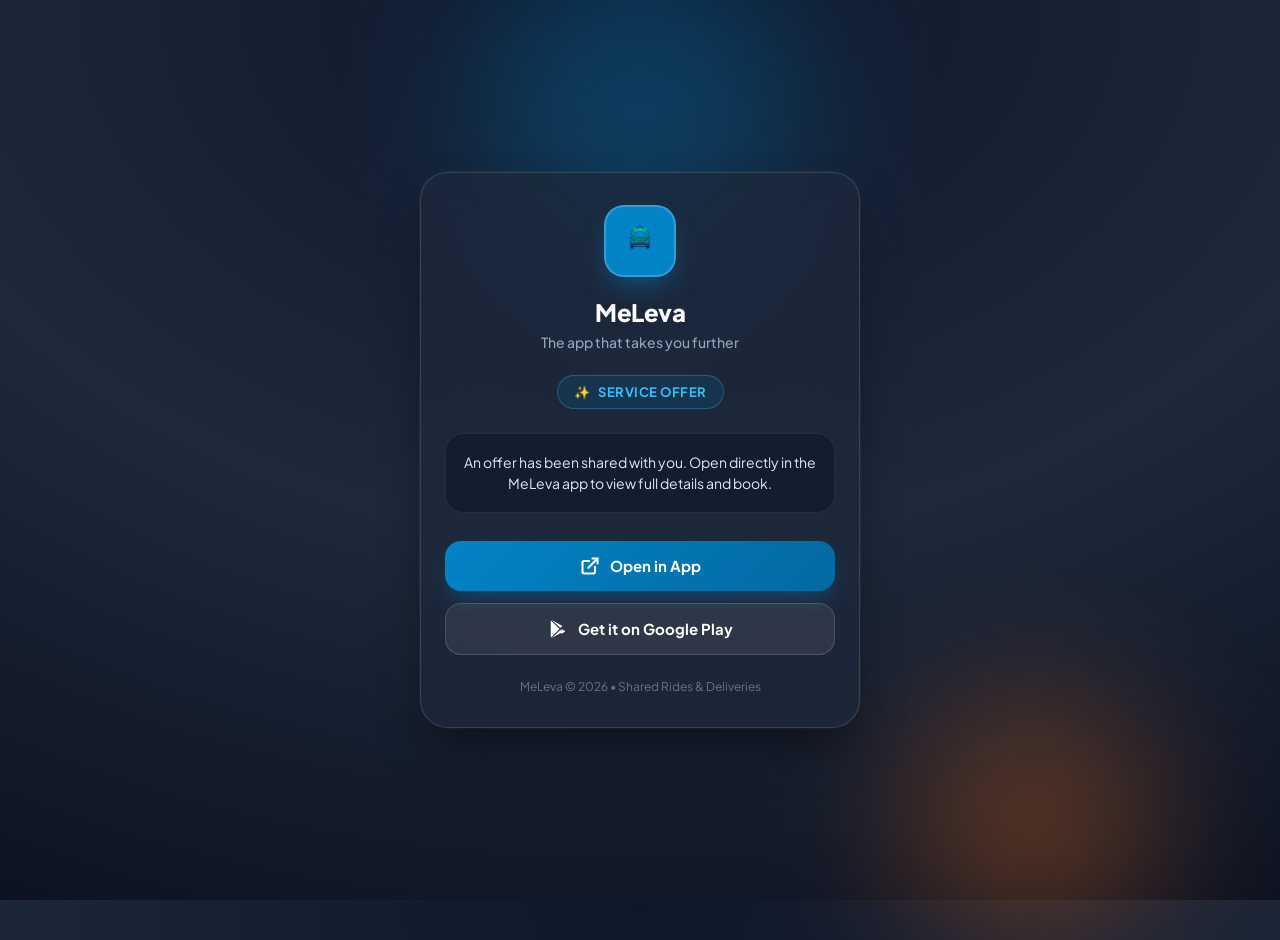
<file: offer/index.html>
<!DOCTYPE html>
<html lang="pt-BR">
<head>
  <meta charset="UTF-8">
  <meta name="viewport" content="width=device-width, initial-scale=1.0, maximum-scale=1.0, user-scalable=no">
  <title>MeLeva — Detalhes da Oferta</title>
  <meta name="description" content="Confira os detalhes desta oferta compartilhada no aplicativo MeLeva.">

  <!-- Open Graph / WhatsApp / Facebook -->
  <meta property="og:type" content="website">
  <meta property="og:title" content="Oferta no MeLeva — Caronas, Encomendas e Fretes">
  <meta property="og:description" content="Abra esta oferta no aplicativo MeLeva ou baixe o app no Google Play.">
  <meta property="og:image" content="https://caroneiros.online/favicon.png">

  <!-- Favicon -->
  <link rel="icon" type="image/png" href="../favicon.png">
  <link rel="preconnect" href="https://fonts.googleapis.com">
  <link rel="preconnect" href="https://fonts.gstatic.com" crossorigin>
  <link href="https://fonts.googleapis.com/css2?family=Plus+Jakarta+Sans:wght@400;500;600;700;800&display=swap" rel="stylesheet">

  <style>
    :root {
      --primary: #0284C7;
      --primary-dark: #0369A1;
      --secondary: #F97316;
      --accent: #10B981;
      --slate-900: #0F172A;
      --slate-800: #1E293B;
      --slate-600: #475569;
      --slate-100: #F1F5F9;
      --slate-50: #F8FAFC;
    }

    * {
      box-sizing: border-box;
      margin: 0;
      padding: 0;
      font-family: 'Plus Jakarta Sans', -apple-system, BlinkMacSystemFont, "Segoe UI", Roboto, sans-serif;
      -webkit-font-smoothing: antialiased;
    }

    body {
      background: radial-gradient(120% 120% at 50% 0%, #0F172A 0%, #1E293B 50%, #0A0F1D 100%);
      color: #FFFFFF;
      min-height: 100vh;
      display: flex;
      flex-direction: column;
      align-items: center;
      justify-content: center;
      padding: 24px 16px;
      position: relative;
      overflow-x: hidden;
    }

    /* Background glow decorations */
    .glow-circle {
      position: absolute;
      border-radius: 50%;
      filter: blur(80px);
      z-index: 0;
      pointer-events: none;
      opacity: 0.35;
    }
    .glow-1 {
      width: 320px;
      height: 320px;
      background: #0284C7;
      top: -60px;
      left: 50%;
      transform: translateX(-50%);
    }
    .glow-2 {
      width: 240px;
      height: 240px;
      background: #F97316;
      bottom: -40px;
      right: 10%;
    }

    .container {
      position: relative;
      z-index: 1;
      width: 100%;
      max-width: 440px;
      background: rgba(30, 41, 59, 0.7);
      backdrop-filter: blur(20px);
      -webkit-backdrop-filter: blur(20px);
      border: 1px solid rgba(255, 255, 255, 0.12);
      border-radius: 28px;
      padding: 32px 24px;
      box-shadow: 0 25px 50px -12px rgba(0, 0, 0, 0.5), 0 0 0 1px rgba(255, 255, 255, 0.05);
      text-align: center;
      animation: fadeIn 0.6s ease-out;
    }

    @keyframes fadeIn {
      from { opacity: 0; transform: translateY(16px); }
      to { opacity: 1; transform: translateY(0); }
    }

    .logo-container {
      display: inline-flex;
      align-items: center;
      justify-content: center;
      width: 72px;
      height: 72px;
      background: linear-gradient(135deg, #0284C7, #0284C7);
      border-radius: 20px;
      margin-bottom: 20px;
      box-shadow: 0 12px 24px -6px rgba(2, 132, 199, 0.5);
      border: 2px solid rgba(255, 255, 255, 0.2);
    }

    .logo-container img {
      width: 44px;
      height: 44px;
      object-fit: contain;
    }

    .brand-title {
      font-size: 24px;
      font-weight: 800;
      letter-spacing: -0.5px;
      color: #FFFFFF;
      margin-bottom: 6px;
    }

    .brand-subtitle {
      font-size: 14px;
      color: #94A3B8;
      margin-bottom: 24px;
      font-weight: 500;
    }

    .offer-badge {
      display: inline-flex;
      align-items: center;
      gap: 8px;
      padding: 8px 16px;
      border-radius: 9999px;
      font-size: 13px;
      font-weight: 700;
      text-transform: uppercase;
      letter-spacing: 0.5px;
      margin-bottom: 24px;
      background: rgba(2, 132, 199, 0.15);
      color: #38BDF8;
      border: 1px solid rgba(56, 189, 248, 0.3);
    }

    .offer-badge.package {
      background: rgba(249, 115, 22, 0.15);
      color: #FB923C;
      border-color: rgba(251, 146, 60, 0.3);
    }

    .offer-badge.freight {
      background: rgba(168, 85, 247, 0.15);
      color: #C084FC;
      border-color: rgba(192, 132, 252, 0.3);
    }

    .message-box {
      background: rgba(15, 23, 42, 0.6);
      border: 1px solid rgba(255, 255, 255, 0.08);
      border-radius: 18px;
      padding: 18px 16px;
      margin-bottom: 28px;
    }

    .message-box p {
      font-size: 14px;
      line-height: 1.5;
      color: #E2E8F0;
    }

    .actions {
      display: flex;
      flex-direction: column;
      gap: 12px;
    }

    .btn {
      display: flex;
      align-items: center;
      justify-content: center;
      gap: 10px;
      width: 100%;
      padding: 15px 20px;
      border-radius: 16px;
      font-size: 15px;
      font-weight: 700;
      text-decoration: none;
      cursor: pointer;
      transition: all 0.2s cubic-bezier(0.4, 0, 0.2, 1);
      border: none;
    }

    .btn-primary {
      background: linear-gradient(135deg, #0284C7 0%, #0369A1 100%);
      color: #FFFFFF;
      box-shadow: 0 10px 20px -5px rgba(2, 132, 199, 0.4);
    }

    .btn-primary:hover {
      transform: translateY(-2px);
      box-shadow: 0 15px 25px -5px rgba(2, 132, 199, 0.5);
    }

    .btn-secondary {
      background: rgba(255, 255, 255, 0.08);
      color: #FFFFFF;
      border: 1px solid rgba(255, 255, 255, 0.15);
    }

    .btn-secondary:hover {
      background: rgba(255, 255, 255, 0.12);
      transform: translateY(-2px);
    }

    .footer-note {
      margin-top: 24px;
      font-size: 12px;
      color: #64748B;
      line-height: 1.4;
    }

    .footer-note a {
      color: #38BDF8;
      text-decoration: none;
    }
  </style>
</head>
<body>
  <div class="glow-circle glow-1"></div>
  <div class="glow-circle glow-2"></div>

  <main class="container">
    <div class="logo-container">
      <img src="../favicon.png" alt="MeLeva Logo">
    </div>

    <h1 class="brand-title">MeLeva</h1>
    <p class="brand-subtitle" id="tagline">O app que te leva mais longe</p>

    <div class="offer-badge" id="badgeContainer">
      <span id="badgeIcon">🚗</span>
      <span id="badgeText">Oferta de Carona</span>
    </div>

    <div class="message-box">
      <p id="offerDescription">
        Uma oferta exclusiva foi compartilhada com você. Abra diretamente no aplicativo MeLeva para ver todos os detalhes e reservar.
      </p>
    </div>

    <div class="actions">
      <a href="#" id="openAppBtn" class="btn btn-primary">
        <svg width="20" height="20" viewBox="0 0 24 24" fill="none" stroke="currentColor" stroke-width="2.5" stroke-linecap="round" stroke-linejoin="round">
          <path d="M18 13v6a2 2 0 0 1-2 2H5a2 2 0 0 1-2-2V8a2 2 0 0 1 2-2h6"></path>
          <polyline points="15 3 21 3 21 9"></polyline>
          <line x1="10" y1="14" x2="21" y2="3"></line>
        </svg>
        <span id="openBtnText">Abrir no Aplicativo</span>
      </a>

      <a href="https://play.google.com/store/apps/details?id=com.cosmolustosa.caroneiros_app" class="btn btn-secondary" target="_blank" rel="noopener">
        <svg width="20" height="20" viewBox="0 0 24 24" fill="currentColor">
          <path d="M3.609 1.814L13.792 12 3.61 22.186c-.183-.243-.292-.544-.292-.871V2.685c0-.327.109-.628.292-.871zM14.85 13.06l2.42 2.42-12.723 7.348 10.303-9.768zm0-2.12L4.547 1.172l12.723 7.348-2.42 2.42zm1.488 1.06l3.525 2.036c.808.467.808 1.229 0 1.696l-3.525 2.036-2.19-2.19 2.19-2.19z"/>
        </svg>
        <span id="playStoreText">Baixar na Google Play</span>
      </a>
    </div>

    <div class="footer-note">
      <span id="footerText">MeLeva © 2026 • Caronas e Entregas Compartilhadas</span>
    </div>
  </main>

  <script>
    // ── 1. Traduções I18n Dinâmicas ──────────────────────────────────────────
    const translations = {
      pt: {
        tagline: "O app que te leva mais longe",
        rideBadge: "Oferta de Carona",
        packageBadge: "Oferta de Encomenda",
        freightBadge: "Oferta de Frete",
        serviceBadge: "Oferta de Serviço",
        offerDescription: "Uma oferta foi compartilhada com você. Abra diretamente no aplicativo MeLeva para ver todos os detalhes e reservar.",
        openBtn: "Abrir no Aplicativo",
        playStoreBtn: "Baixar na Google Play",
        footer: "MeLeva © 2026 • Caronas e Entregas Compartilhadas"
      },
      en: {
        tagline: "The app that takes you further",
        rideBadge: "Ride Offer",
        packageBadge: "Package Delivery Offer",
        freightBadge: "Freight Offer",
        serviceBadge: "Service Offer",
        offerDescription: "An offer has been shared with you. Open directly in the MeLeva app to view full details and book.",
        openBtn: "Open in App",
        playStoreBtn: "Get it on Google Play",
        footer: "MeLeva © 2026 • Shared Rides & Deliveries"
      },
      es: {
        tagline: "La app que te lleva más lejos",
        rideBadge: "Oferta de Viaje",
        packageBadge: "Oferta de Encomienda",
        freightBadge: "Oferta de Flete",
        serviceBadge: "Oferta de Servicio",
        offerDescription: "Una oferta ha sido compartida contigo. Ábrela directamente en la aplicación MeLeva para ver los detalles y reservar.",
        openBtn: "Abrir en la Aplicación",
        playStoreBtn: "Descargar en Google Play",
        footer: "MeLeva © 2026 • Viajes y Entregas Compartidas"
      },
      fr: {
        tagline: "L'application qui vous emmène plus loin",
        rideBadge: "Offre de Covoiturage",
        packageBadge: "Offre de Colis",
        freightBadge: "Offre de Fret",
        serviceBadge: "Offre de Service",
        offerDescription: "Une offre a été partagée avec vous. Ouvrez directement dans l'application MeLeva pour voir tous les détails et réserver.",
        openBtn: "Ouvrir dans l'Application",
        playStoreBtn: "Télécharger sur Google Play",
        footer: "MeLeva © 2026 • Covoiturage et Livraisons Partagées"
      }
    };

    // Detect user language
    const userLang = (navigator.language || navigator.userLanguage || 'pt').substring(0, 2).toLowerCase();
    const l10n = translations[userLang] || translations.pt;

    // Parse URL parameters
    const params = new URLSearchParams(window.location.search);
    const type = (params.get('type') || '').toLowerCase();
    const id = params.get('id') || '';

    // Apply translations & badges
    document.getElementById('tagline').textContent = l10n.tagline;
    document.getElementById('offerDescription').textContent = l10n.offerDescription;
    document.getElementById('openBtnText').textContent = l10n.openBtn;
    document.getElementById('playStoreText').textContent = l10n.playStoreBtn;
    document.getElementById('footerText').textContent = l10n.footer;

    const badgeContainer = document.getElementById('badgeContainer');
    const badgeText = document.getElementById('badgeText');
    const badgeIcon = document.getElementById('badgeIcon');

    if (type === 'package') {
      badgeContainer.classList.add('package');
      badgeIcon.textContent = '📦';
      badgeText.textContent = l10n.packageBadge;
    } else if (type === 'freight') {
      badgeContainer.classList.add('freight');
      badgeIcon.textContent = '🚚';
      badgeText.textContent = l10n.freightBadge;
    } else if (type === 'ride') {
      badgeIcon.textContent = '🚗';
      badgeText.textContent = l10n.rideBadge;
    } else {
      badgeIcon.textContent = '✨';
      badgeText.textContent = l10n.serviceBadge;
    }

    // Configure deep linking URLs
    const customSchemeUri = `caroneiros://offer?type=${encodeURIComponent(type)}&id=${encodeURIComponent(id)}`;
    const androidIntentUri = `intent://offer?type=${encodeURIComponent(type)}&id=${encodeURIComponent(id)}#Intent;scheme=caroneiros;package=com.cosmolustosa.caroneiros_app;end`;

    const openBtn = document.getElementById('openAppBtn');
    const isAndroid = /Android/i.test(navigator.userAgent);
    const isMobile = /Android|iPhone|iPad|iPod/i.test(navigator.userAgent);

    openBtn.href = isAndroid ? androidIntentUri : customSchemeUri;

    // Auto-attempt redirect on mobile devices when parameters are present
    if (isMobile && id) {
      setTimeout(() => {
        window.location.href = isAndroid ? androidIntentUri : customSchemeUri;
      }, 400);
    }
  </script>
</body>
</html>
</file>
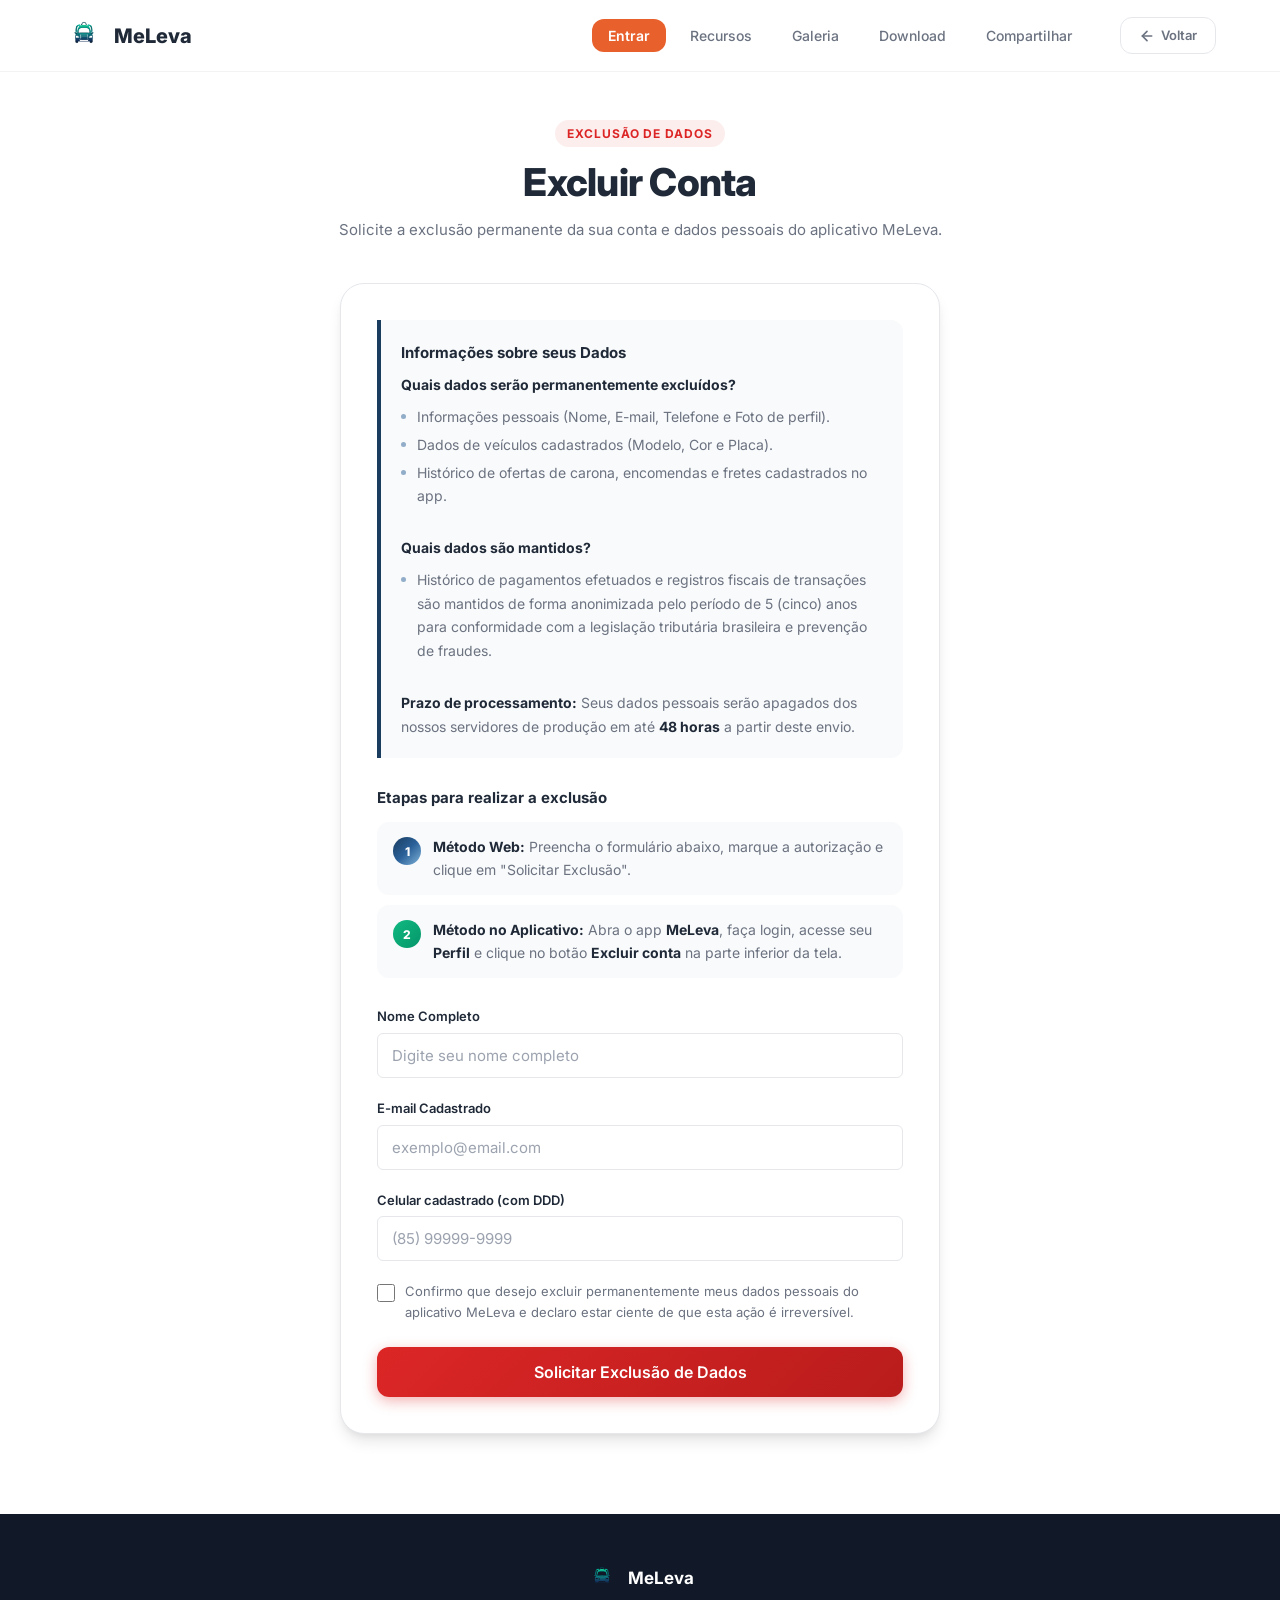
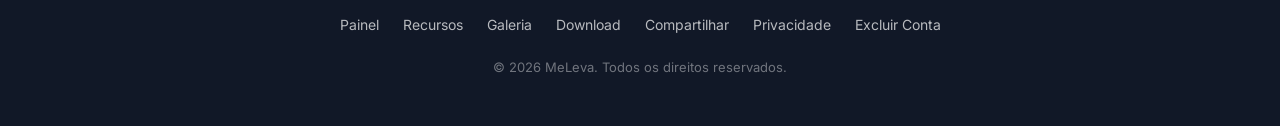
<file: delete-account.html>
<!DOCTYPE html>
<html lang="pt-BR">
<head>
  <meta charset="UTF-8">
  <meta name="viewport" content="width=device-width, initial-scale=1.0">
  <title>Excluir Conta — MeLeva</title>
  <meta name="description" content="Solicite a exclusão da sua conta e dados pessoais do aplicativo MeLeva.">
  <meta name="theme-color" content="#7E22CE">

  <meta property="og:title" content="Excluir Conta — MeLeva">
  <meta property="og:description" content="Solicite a exclusão da sua conta e dados pessoais do aplicativo MeLeva.">
  <meta property="og:type" content="website">
  <meta property="og:url" content="https://caroneiros.online/delete-account.html">
  <meta property="og:image" content="assets/logo_caroneiros_512.png">
  <meta property="og:locale" content="pt_BR">

  <meta name="twitter:card" content="summary_large_image">
  <meta name="twitter:title" content="Excluir Conta — MeLeva">
  <meta name="twitter:description" content="Solicite a exclusão da sua conta e dados pessoais do aplicativo MeLeva.">
  <meta name="twitter:image" content="assets/logo_caroneiros_512.png">

  <link rel="icon" type="image/png" href="assets/logo_caroneiros_250.png">
  <link rel="apple-touch-icon" href="assets/logo_caroneiros_512.png">
  <link rel="stylesheet" href="css/style.css">
  <link rel="preconnect" href="https://fonts.googleapis.com">
  <link rel="preconnect" href="https://fonts.gstatic.com" crossorigin>
  <link href="https://fonts.googleapis.com/css2?family=Inter:wght@400;500;600;700;800;900&display=swap" rel="stylesheet">

  <style>
    .delete {
      padding: 120px 0 80px;
      min-height: 100vh;
    }

    .delete__header {
      text-align: center;
      max-width: 640px;
      margin: 0 auto 40px;
    }

    .delete__tag {
      display: inline-block;
      padding: 4px 12px;
      background: rgba(220, 38, 38, 0.08);
      color: #DC2626;
      border-radius: var(--radius-full);
      font-size: 0.75rem;
      font-weight: 700;
      text-transform: uppercase;
      letter-spacing: 0.08em;
      margin-bottom: 12px;
    }

    .delete__title {
      font-size: clamp(1.75rem, 3vw, 2.5rem);
      font-weight: 800;
      line-height: 1.2;
      letter-spacing: -0.02em;
      color: var(--text);
      margin-bottom: 12px;
    }

    .delete__desc {
      font-size: 0.938rem;
      color: var(--text-light);
      line-height: 1.7;
    }

    .delete__card {
      max-width: 600px;
      margin: 0 auto;
      background: var(--bg);
      border: 1px solid var(--border);
      border-radius: var(--radius-xl);
      padding: 36px;
      box-shadow: var(--shadow-lg);
    }

    .delete__info {
      background: var(--bg-alt);
      border-left: 4px solid var(--primary);
      border-radius: 0 var(--radius) var(--radius) 0;
      padding: 20px;
      margin-bottom: 28px;
      font-size: 0.875rem;
      line-height: 1.7;
      color: var(--text-light);
    }

    .delete__info h3 {
      font-size: 0.938rem;
      font-weight: 700;
      color: var(--text);
      margin-bottom: 8px;
    }

    .delete__info ul {
      list-style: none;
      margin: 8px 0 0 0;
      padding: 0;
    }

    .delete__info ul li {
      padding-left: 16px;
      position: relative;
      margin-bottom: 4px;
    }

    .delete__info ul li::before {
      content: '';
      position: absolute;
      left: 0;
      top: 9px;
      width: 5px;
      height: 5px;
      border-radius: 50%;
      background: var(--primary-light);
      opacity: 0.5;
    }

    .delete__info strong {
      color: var(--text);
    }

    .delete__methods {
      margin-bottom: 28px;
    }

    .delete__methods h3 {
      font-size: 0.938rem;
      font-weight: 700;
      color: var(--text);
      margin-bottom: 12px;
    }

    .delete__method {
      display: flex;
      gap: 12px;
      padding: 14px 16px;
      background: var(--bg-alt);
      border-radius: var(--radius);
      margin-bottom: 10px;
      font-size: 0.875rem;
      color: var(--text-light);
      line-height: 1.6;
    }

    .delete__method-icon {
      flex-shrink: 0;
      width: 28px;
      height: 28px;
      border-radius: 50%;
      display: flex;
      align-items: center;
      justify-content: center;
      font-size: 0.75rem;
      font-weight: 800;
      color: #fff;
      margin-top: 1px;
    }

    .delete__method-icon--web {
      background: var(--primary-gradient);
    }

    .delete__method-icon--app {
      background: linear-gradient(135deg, #10B981, #059669);
    }

    .delete__method strong {
      color: var(--text);
    }

    .form-group {
      margin-bottom: 20px;
    }

    .form-group label {
      display: block;
      font-size: 0.813rem;
      font-weight: 600;
      color: var(--text);
      margin-bottom: 6px;
    }

    .form-group input {
      width: 100%;
      padding: 12px 14px;
      border: 1px solid var(--border);
      border-radius: var(--radius-sm);
      font-family: var(--font);
      font-size: 0.938rem;
      color: var(--text);
      background: var(--bg);
      transition: border-color var(--transition), box-shadow var(--transition);
      outline: none;
    }

    .form-group input::placeholder {
      color: var(--text-lighter);
    }

    .form-group input:focus {
      border-color: var(--primary-light);
      box-shadow: 0 0 0 3px rgba(108, 63, 170, 0.1);
    }

    .checkbox-group {
      display: flex;
      align-items: flex-start;
      gap: 10px;
      margin: 20px 0 24px;
    }

    .checkbox-group input {
      margin-top: 3px;
      width: 18px;
      height: 18px;
      accent-color: var(--primary);
      cursor: pointer;
      flex-shrink: 0;
    }

    .checkbox-group label {
      font-size: 0.813rem;
      color: var(--text-light);
      line-height: 1.6;
      cursor: pointer;
    }

    .btn--danger {
      background: linear-gradient(135deg, #DC2626, #B91C1C);
      color: #fff;
      box-shadow: 0 4px 14px rgba(220, 38, 38, 0.35);
      width: 100%;
    }

    .btn--danger:hover {
      box-shadow: 0 6px 20px rgba(220, 38, 38, 0.45);
      transform: translateY(-1px);
    }

    .btn--danger:active {
      transform: translateY(0);
    }

    .success-message {
      display: none;
      text-align: center;
      padding: 20px 0;
    }

    .success-message__icon {
      display: inline-flex;
      align-items: center;
      justify-content: center;
      width: 64px;
      height: 64px;
      border-radius: 50%;
      background: rgba(16, 185, 129, 0.1);
      color: #10B981;
      margin-bottom: 16px;
    }

    .success-message h2 {
      font-size: 1.375rem;
      font-weight: 800;
      color: var(--text);
      margin-bottom: 12px;
    }

    .success-message p {
      font-size: 0.938rem;
      color: var(--text-light);
      line-height: 1.7;
      max-width: 480px;
      margin: 0 auto;
    }

    @media (max-width: 768px) {
      .delete {
        padding: 100px 0 60px;
      }

      .delete__card {
        padding: 24px 20px;
      }
    }
  </style>
</head>
<body>

  <header class="header" id="header">
    <div class="container header__inner">
      <a href="index.html" class="header__logo" aria-label="MeLeva - Voltar ao início">
        <img src="assets/logo_caroneiros_250.png" alt="MeLeva" width="40" height="40" class="header__logo-img" loading="eager">
        <span class="header__logo-text">MeLeva</span>
      </a>
      <button class="header__menu-btn" id="menuToggle" aria-label="Abrir menu" aria-expanded="false">
        <span class="header__menu-bar"></span>
        <span class="header__menu-bar"></span>
        <span class="header__menu-bar"></span>
      </button>
      <nav class="header__nav" id="mainNav" role="navigation" aria-label="Navegação principal">
        <ul class="header__nav-list">
          <li><a href="painel/index.html" class="header__nav-link header__nav-link--highlight">Entrar</a></li>
          <li><a href="index.html#features" class="header__nav-link">Recursos</a></li>
          <li><a href="index.html#gallery" class="header__nav-link">Galeria</a></li>
          <li><a href="index.html#download" class="header__nav-link">Download</a></li>
          <li><a href="index.html#share" class="header__nav-link">Compartilhar</a></li>
        </ul>
      </nav>
      <div class="header__actions">
        <a href="index.html" class="btn btn--outline btn--sm header__auth">
          <svg width="16" height="16" viewBox="0 0 24 24" fill="none" stroke="currentColor" stroke-width="2.5" stroke-linecap="round" stroke-linejoin="round"><line x1="19" y1="12" x2="5" y2="12"/><polyline points="12 19 5 12 12 5"/></svg>
          <span>Voltar</span>
        </a>
      </div>
    </div>
  </header>

  <main>
    <section class="delete">
      <div class="container">
        <div class="delete__header">
          <span class="delete__tag">Exclusão de Dados</span>
          <h1 class="delete__title">Excluir Conta</h1>
          <p class="delete__desc">Solicite a exclusão permanente da sua conta e dados pessoais do aplicativo MeLeva.</p>
        </div>

        <div class="delete__card" id="form-container">
          <div class="delete__info">
            <h3>Informações sobre seus Dados</h3>
            <p><strong>Quais dados serão permanentemente excluídos?</strong></p>
            <ul>
              <li>Informações pessoais (Nome, E-mail, Telefone e Foto de perfil).</li>
              <li>Dados de veículos cadastrados (Modelo, Cor e Placa).</li>
              <li>Histórico de ofertas de carona, encomendas e fretes cadastrados no app.</li>
            </ul>
            <br>
            <p><strong>Quais dados são mantidos?</strong></p>
            <ul>
              <li>Histórico de pagamentos efetuados e registros fiscais de transações são mantidos de forma anonimizada pelo período de 5 (cinco) anos para conformidade com a legislação tributária brasileira e prevenção de fraudes.</li>
            </ul>
            <br>
            <p><strong>Prazo de processamento:</strong> Seus dados pessoais serão apagados dos nossos servidores de produção em até <strong>48 horas</strong> a partir deste envio.</p>
          </div>

          <div class="delete__methods">
            <h3>Etapas para realizar a exclusão</h3>
            <div class="delete__method">
              <div class="delete__method-icon delete__method-icon--web">1</div>
              <div><strong>Método Web:</strong> Preencha o formulário abaixo, marque a autorização e clique em "Solicitar Exclusão".</div>
            </div>
            <div class="delete__method">
              <div class="delete__method-icon delete__method-icon--app">2</div>
              <div><strong>Método no Aplicativo:</strong> Abra o app <strong>MeLeva</strong>, faça login, acesse seu <strong>Perfil</strong> e clique no botão <strong>Excluir conta</strong> na parte inferior da tela.</div>
            </div>
          </div>

          <form id="delete-form" onsubmit="handleSubmit(event)">
            <div class="form-group">
              <label for="name">Nome Completo</label>
              <input type="text" id="name" required placeholder="Digite seu nome completo">
            </div>

            <div class="form-group">
              <label for="email">E-mail Cadastrado</label>
              <input type="email" id="email" required placeholder="exemplo@email.com">
            </div>

            <div class="form-group">
              <label for="phone">Celular cadastrado (com DDD)</label>
              <input type="tel" id="phone" required placeholder="(85) 99999-9999">
            </div>

            <div class="checkbox-group">
              <input type="checkbox" id="confirm" required>
              <label for="confirm">Confirmo que desejo excluir permanentemente meus dados pessoais do aplicativo MeLeva e declaro estar ciente de que esta ação é irreversível.</label>
            </div>

            <button type="submit" class="btn btn--danger btn--lg">Solicitar Exclusão de Dados</button>
          </form>

          <div id="success-container" class="success-message">
            <div class="success-message__icon">
              <svg width="32" height="32" viewBox="0 0 24 24" fill="none" stroke="currentColor" stroke-width="2.5" stroke-linecap="round" stroke-linejoin="round"><polyline points="20 6 9 17 4 12"/></svg>
            </div>
            <h2>Solicitação Confirmada!</h2>
            <p>Sua solicitação de exclusão de conta e dados do aplicativo <strong>MeLeva</strong> foi recebida pelo desenvolvedor <strong>Cosmo Lustosa</strong>.<br><br>As informações pessoais de perfil e veículos associadas serão excluídas de nossos bancos de dados ativos dentro do prazo de <strong>48 horas</strong>.</p>
          </div>
        </div>
      </div>
    </section>
  </main>

  <footer class="footer">
    <div class="container footer__inner">
      <div class="footer__brand">
        <img src="assets/logo_caroneiros_250.png" alt="MeLeva" width="32" height="32" class="footer__logo" loading="lazy">
        <span class="footer__name">MeLeva</span>
      </div>
      <nav class="footer__nav" aria-label="Links do rodapé">
        <a href="painel/index.html" class="footer__link">Painel</a>
        <a href="index.html#features" class="footer__link">Recursos</a>
        <a href="index.html#gallery" class="footer__link">Galeria</a>
        <a href="index.html#download" class="footer__link">Download</a>
        <a href="index.html#share" class="footer__link">Compartilhar</a>
        <a href="politica-privacidade.html" class="footer__link">Privacidade</a>
        <a href="delete-account.html" class="footer__link">Excluir Conta</a>
      </nav>
      <p class="footer__copy">&copy; <span id="currentYear"></span> MeLeva. Todos os direitos reservados.</p>
    </div>
  </footer>

  <div class="toast" id="toast" role="alert" aria-live="polite"></div>

  <script src="js/main.js"></script>
  <script>
    function handleSubmit(event) {
      event.preventDefault();

      const name = document.getElementById('name').value;
      const email = document.getElementById('email').value;
      const phone = document.getElementById('phone').value;

      console.log('Solicitação de exclusão de dados enviada:', { name, email, phone });

      document.getElementById('form-container').classList.add('success-message');
      document.getElementById('form-container').style.display = 'block';
      document.getElementById('success-container').style.display = 'block';
      document.getElementById('delete-form').style.display = 'none';
      document.querySelector('.delete__methods').style.display = 'none';
    }
  </script>
</body>
</html>
</file>
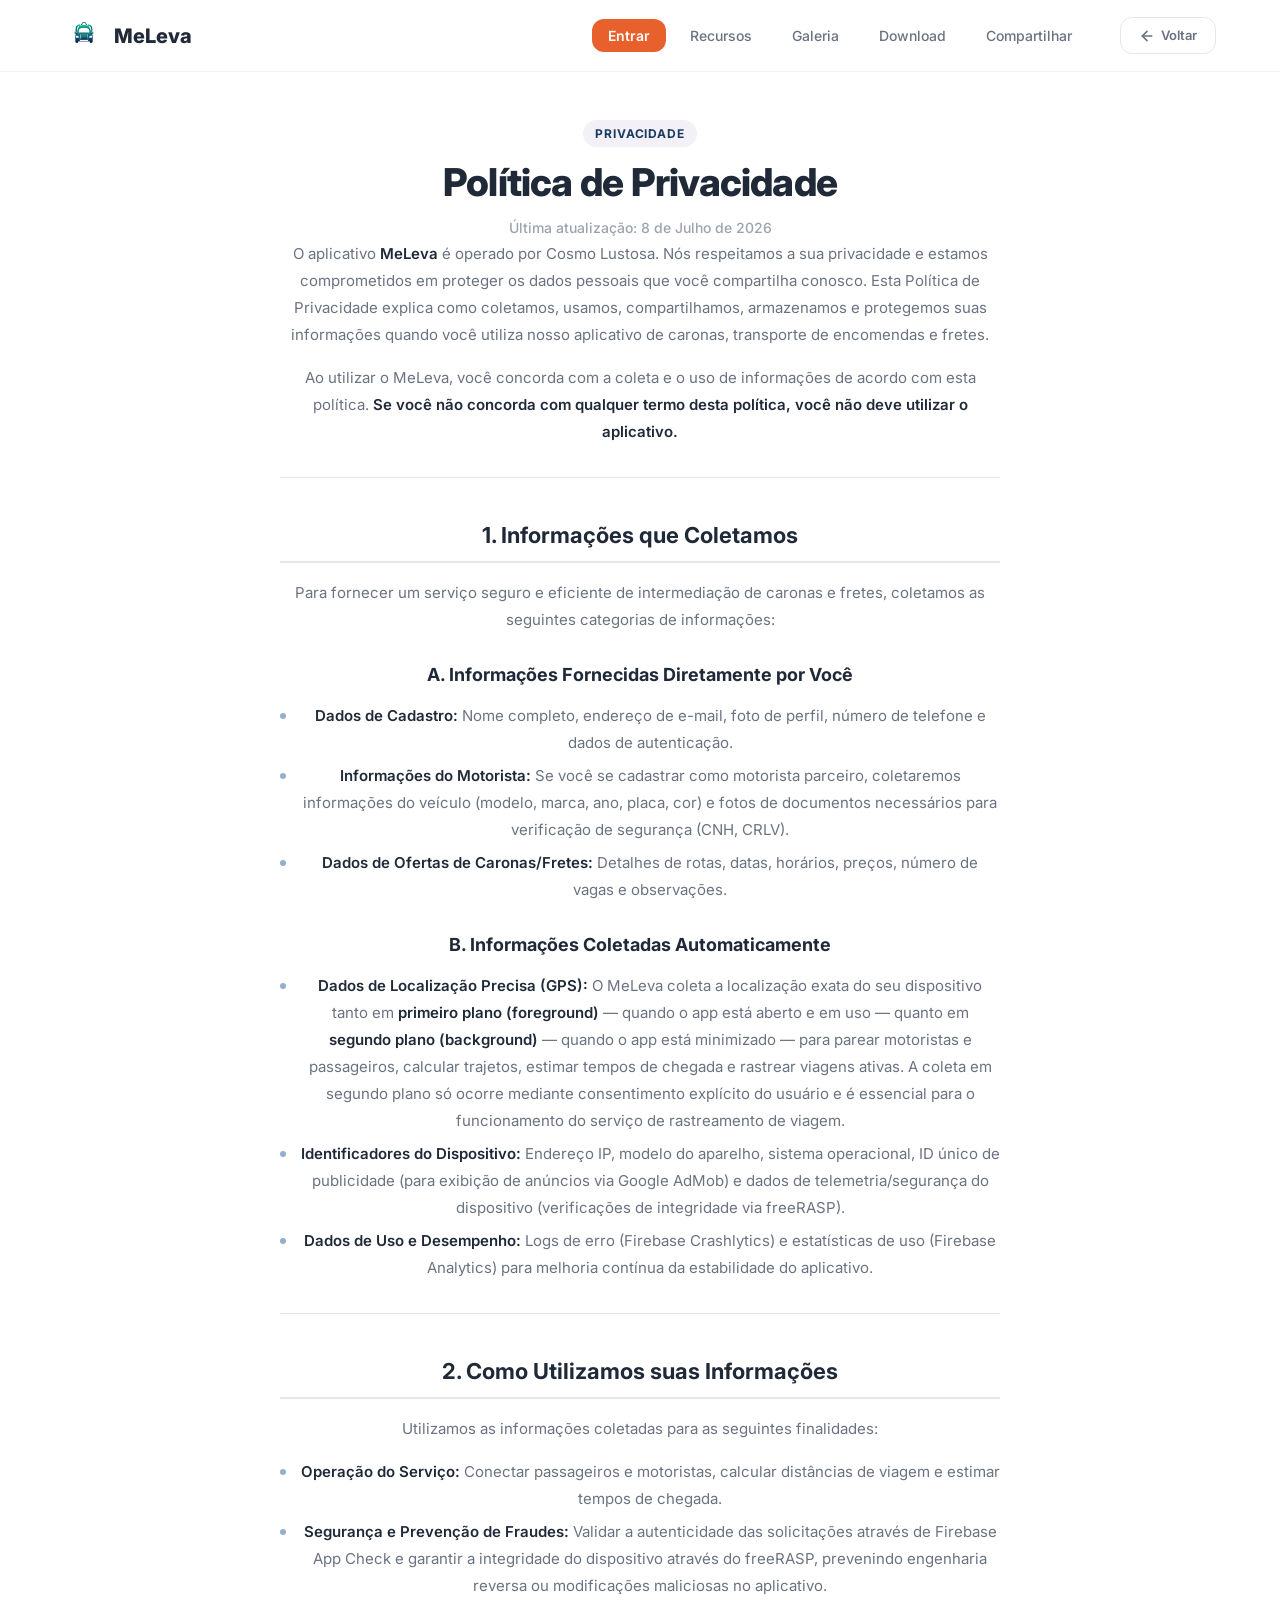
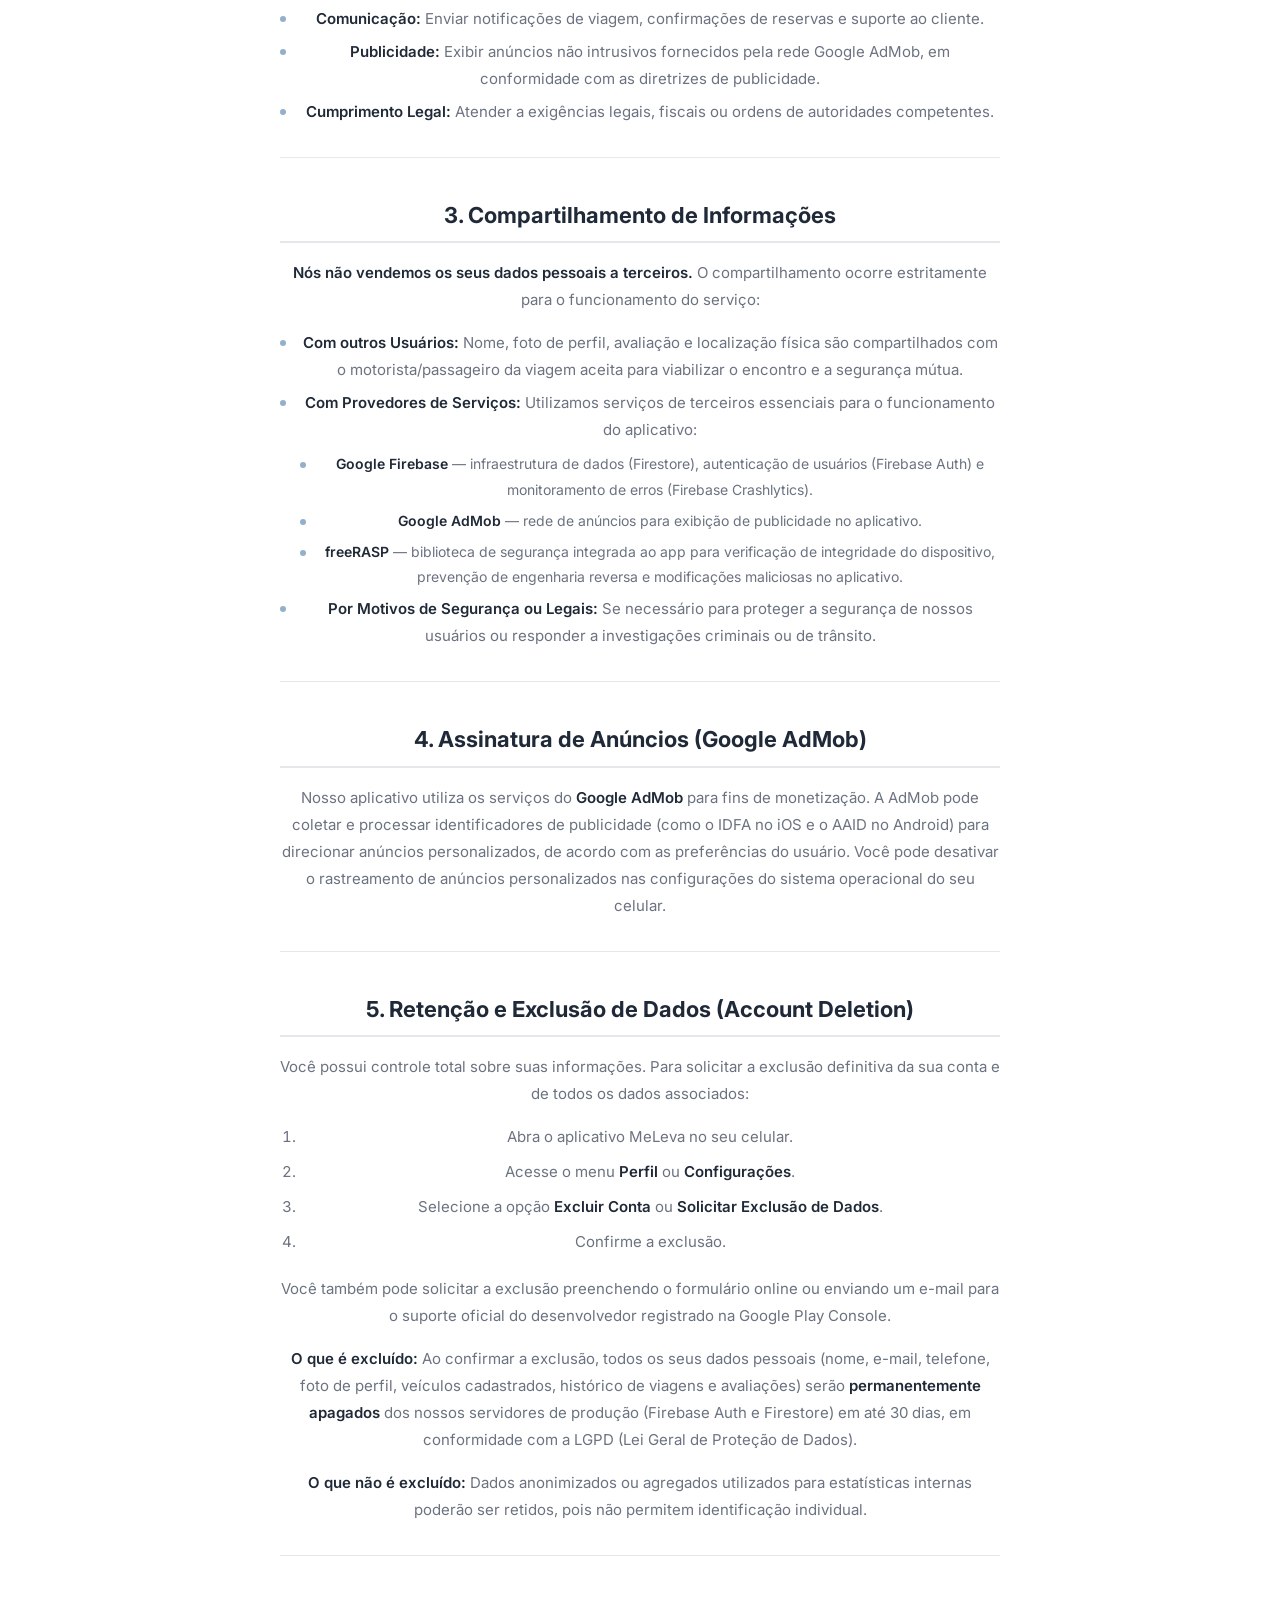
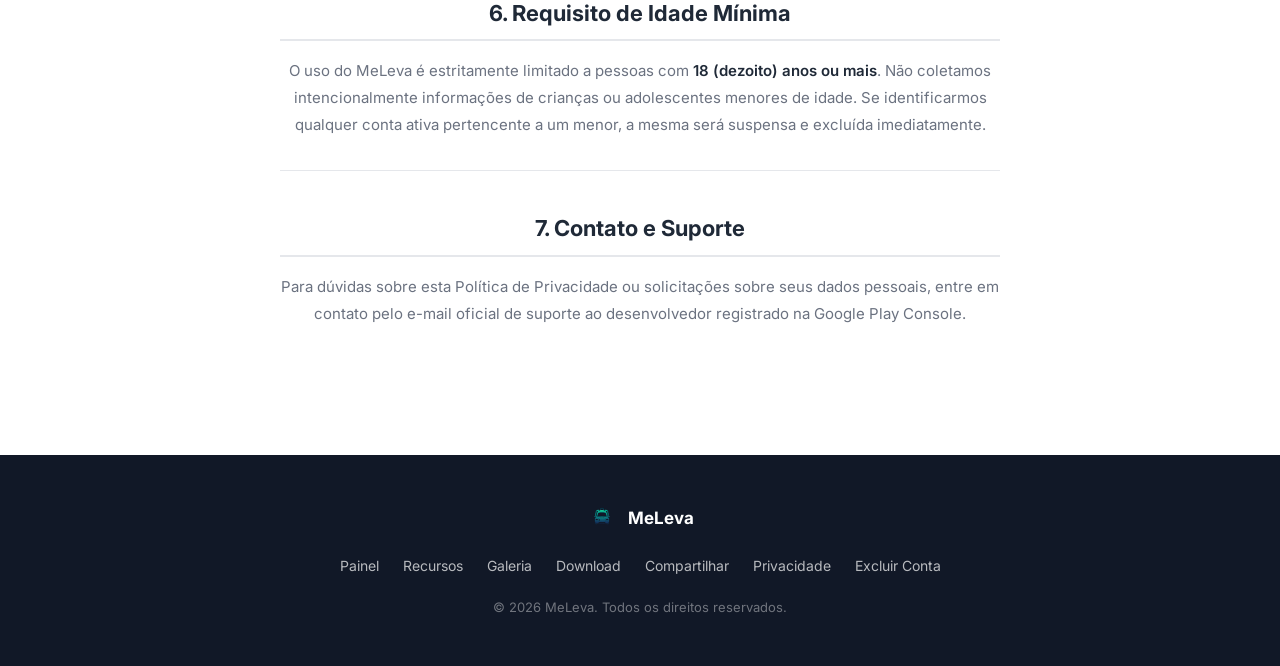
<file: politica-privacidade.html>
<!DOCTYPE html>
<html lang="pt-BR">
<head>
  <meta charset="UTF-8">
  <meta name="viewport" content="width=device-width, initial-scale=1.0">
  <title>Política de Privacidade — MeLeva</title>
  <meta name="description" content="Política de Privacidade do aplicativo MeLeva. Saiba como coletamos, usamos e protegemos seus dados pessoais.">
  <meta name="theme-color" content="#7E22CE">

  <meta property="og:title" content="Política de Privacidade — MeLeva">
  <meta property="og:description" content="Política de Privacidade do aplicativo MeLeva. Saiba como coletamos, usamos e protegemos seus dados pessoais.">
  <meta property="og:type" content="website">
  <meta property="og:url" content="https://caroneiros.online/politica-privacidade.html">
  <meta property="og:image" content="assets/logo_caroneiros_512.png">
  <meta property="og:locale" content="pt_BR">

  <meta name="twitter:card" content="summary_large_image">
  <meta name="twitter:title" content="Política de Privacidade — MeLeva">
  <meta name="twitter:description" content="Política de Privacidade do aplicativo MeLeva.">
  <meta name="twitter:image" content="assets/logo_caroneiros_512.png">

  <link rel="icon" type="image/png" href="assets/logo_caroneiros_250.png">
  <link rel="apple-touch-icon" href="assets/logo_caroneiros_512.png">
  <link rel="stylesheet" href="css/style.css">
  <link rel="preconnect" href="https://fonts.googleapis.com">
  <link rel="preconnect" href="https://fonts.gstatic.com" crossorigin>
  <link href="https://fonts.googleapis.com/css2?family=Inter:wght@400;500;600;700;800;900&display=swap" rel="stylesheet">

  <style>
    .privacy {
      padding: 120px 0 80px;
      min-height: 100vh;
    }

    .privacy__header {
      text-align: center;
      max-width: 720px;
      margin: 0 auto 48px;
    }

    .privacy__tag {
      display: inline-block;
      padding: 4px 12px;
      background: rgba(108,63,170,0.08);
      color: var(--primary);
      border-radius: var(--radius-full);
      font-size: 0.75rem;
      font-weight: 700;
      text-transform: uppercase;
      letter-spacing: 0.08em;
      margin-bottom: 12px;
    }

    .privacy__title {
      font-size: clamp(1.75rem, 3vw, 2.5rem);
      font-weight: 800;
      line-height: 1.2;
      letter-spacing: -0.02em;
      color: var(--text);
      margin-bottom: 12px;
    }

    .privacy__updated {
      font-size: 0.875rem;
      color: var(--text-lighter);
      font-weight: 500;
    }

    .privacy__content {
      max-width: 720px;
      margin: 0 auto;
    }

    .privacy__content h2 {
      font-size: 1.375rem;
      font-weight: 700;
      color: var(--text);
      margin-top: 40px;
      margin-bottom: 16px;
      padding-bottom: 8px;
      border-bottom: 2px solid var(--border);
    }

    .privacy__content h3 {
      font-size: 1.125rem;
      font-weight: 700;
      color: var(--text);
      margin-top: 28px;
      margin-bottom: 12px;
    }

    .privacy__content p {
      font-size: 0.938rem;
      color: var(--text-light);
      line-height: 1.8;
      margin-bottom: 16px;
    }

    .privacy__content strong {
      color: var(--text);
      font-weight: 600;
    }

    .privacy__content ul,
    .privacy__content ol {
      margin: 0 0 20px 0;
      padding: 0;
    }

    .privacy__content ul {
      list-style: none;
    }

    .privacy__content ul li {
      font-size: 0.938rem;
      color: var(--text-light);
      line-height: 1.8;
      padding-left: 20px;
      position: relative;
      margin-bottom: 6px;
    }

    .privacy__content ul li::before {
      content: '';
      position: absolute;
      left: 0;
      top: 11px;
      width: 6px;
      height: 6px;
      border-radius: 50%;
      background: var(--primary-light);
      opacity: 0.5;
    }

    .privacy__content ol {
      padding-left: 20px;
    }

    .privacy__content ol li {
      font-size: 0.938rem;
      color: var(--text-light);
      line-height: 1.8;
      margin-bottom: 8px;
    }

    .privacy__content ul ul {
      margin: 4px 0 0 0;
    }

    .privacy__content ul ul li {
      font-size: 0.875rem;
    }

    .privacy__content hr {
      border: none;
      height: 1px;
      background: var(--border);
      margin: 32px 0;
    }

    .privacy__back {
      display: inline-flex;
      align-items: center;
      gap: 6px;
      font-size: 0.875rem;
      font-weight: 500;
      color: var(--text-light);
      margin-bottom: 24px;
      transition: color var(--transition);
    }

    .privacy__back:hover {
      color: var(--primary);
    }

    .privacy__back svg {
      flex-shrink: 0;
    }

    @media (max-width: 768px) {
      .privacy {
        padding: 100px 0 60px;
      }
    }
  </style>
</head>
<body>

  <header class="header" id="header">
    <div class="container header__inner">
      <a href="index.html" class="header__logo" aria-label="MeLeva - Voltar ao início">
        <img src="assets/logo_caroneiros_250.png" alt="MeLeva" width="40" height="40" class="header__logo-img" loading="eager">
        <span class="header__logo-text">MeLeva</span>
      </a>
      <button class="header__menu-btn" id="menuToggle" aria-label="Abrir menu" aria-expanded="false">
        <span class="header__menu-bar"></span>
        <span class="header__menu-bar"></span>
        <span class="header__menu-bar"></span>
      </button>
      <nav class="header__nav" id="mainNav" role="navigation" aria-label="Navegação principal">
        <ul class="header__nav-list">
          <li><a href="painel/index.html" class="header__nav-link header__nav-link--highlight">Entrar</a></li>
          <li><a href="index.html#features" class="header__nav-link">Recursos</a></li>
          <li><a href="index.html#gallery" class="header__nav-link">Galeria</a></li>
          <li><a href="index.html#download" class="header__nav-link">Download</a></li>
          <li><a href="index.html#share" class="header__nav-link">Compartilhar</a></li>
        </ul>
      </nav>
      <div class="header__actions">
        <a href="index.html" class="btn btn--outline btn--sm header__auth">
          <svg width="16" height="16" viewBox="0 0 24 24" fill="none" stroke="currentColor" stroke-width="2.5" stroke-linecap="round" stroke-linejoin="round"><line x1="19" y1="12" x2="5" y2="12"/><polyline points="12 19 5 12 12 5"/></svg>
          <span>Voltar</span>
        </a>
      </div>
    </div>
  </header>

  <main>
    <section class="privacy">
      <div class="container">
        <div class="privacy__header">
          <span class="privacy__tag">Privacidade</span>
          <h1 class="privacy__title">Política de Privacidade</h1>
          <p class="privacy__updated">Última atualização: 8 de Julho de 2026</p>

        <div class="privacy__content">
          <p>O aplicativo <strong>MeLeva</strong> é operado por Cosmo Lustosa. Nós respeitamos a sua privacidade e estamos comprometidos em proteger os dados pessoais que você compartilha conosco. Esta Política de Privacidade explica como coletamos, usamos, compartilhamos, armazenamos e protegemos suas informações quando você utiliza nosso aplicativo de caronas, transporte de encomendas e fretes.</p>

          <p>Ao utilizar o MeLeva, você concorda com a coleta e o uso de informações de acordo com esta política. <strong>Se você não concorda com qualquer termo desta política, você não deve utilizar o aplicativo.</strong></p>

          <hr>

          <h2>1. Informações que Coletamos</h2>

          <p>Para fornecer um serviço seguro e eficiente de intermediação de caronas e fretes, coletamos as seguintes categorias de informações:</p>

          <h3>A. Informações Fornecidas Diretamente por Você</h3>
          <ul>
            <li><strong>Dados de Cadastro:</strong> Nome completo, endereço de e-mail, foto de perfil, número de telefone e dados de autenticação.</li>
            <li><strong>Informações do Motorista:</strong> Se você se cadastrar como motorista parceiro, coletaremos informações do veículo (modelo, marca, ano, placa, cor) e fotos de documentos necessários para verificação de segurança (CNH, CRLV).</li>
            <li><strong>Dados de Ofertas de Caronas/Fretes:</strong> Detalhes de rotas, datas, horários, preços, número de vagas e observações.</li>
          </ul>

          <h3>B. Informações Coletadas Automaticamente</h3>
          <ul>
            <li><strong>Dados de Localização Precisa (GPS):</strong> O MeLeva coleta a localização exata do seu dispositivo tanto em <strong>primeiro plano (foreground)</strong> — quando o app está aberto e em uso — quanto em <strong>segundo plano (background)</strong> — quando o app está minimizado — para parear motoristas e passageiros, calcular trajetos, estimar tempos de chegada e rastrear viagens ativas. A coleta em segundo plano só ocorre mediante consentimento explícito do usuário e é essencial para o funcionamento do serviço de rastreamento de viagem.</li>
            <li><strong>Identificadores do Dispositivo:</strong> Endereço IP, modelo do aparelho, sistema operacional, ID único de publicidade (para exibição de anúncios via Google AdMob) e dados de telemetria/segurança do dispositivo (verificações de integridade via freeRASP).</li>
            <li><strong>Dados de Uso e Desempenho:</strong> Logs de erro (Firebase Crashlytics) e estatísticas de uso (Firebase Analytics) para melhoria contínua da estabilidade do aplicativo.</li>
          </ul>

          <hr>

          <h2>2. Como Utilizamos suas Informações</h2>

          <p>Utilizamos as informações coletadas para as seguintes finalidades:</p>
          <ul>
            <li><strong>Operação do Serviço:</strong> Conectar passageiros e motoristas, calcular distâncias de viagem e estimar tempos de chegada.</li>
            <li><strong>Segurança e Prevenção de Fraudes:</strong> Validar a autenticidade das solicitações através de Firebase App Check e garantir a integridade do dispositivo através do freeRASP, prevenindo engenharia reversa ou modificações maliciosas no aplicativo.</li>
            <li><strong>Comunicação:</strong> Enviar notificações de viagem, confirmações de reservas e suporte ao cliente.</li>
            <li><strong>Publicidade:</strong> Exibir anúncios não intrusivos fornecidos pela rede Google AdMob, em conformidade com as diretrizes de publicidade.</li>
            <li><strong>Cumprimento Legal:</strong> Atender a exigências legais, fiscais ou ordens de autoridades competentes.</li>
          </ul>

          <hr>

          <h2>3. Compartilhamento de Informações</h2>

          <p><strong>Nós não vendemos os seus dados pessoais a terceiros.</strong> O compartilhamento ocorre estritamente para o funcionamento do serviço:</p>
          <ul>
            <li><strong>Com outros Usuários:</strong> Nome, foto de perfil, avaliação e localização física são compartilhados com o motorista/passageiro da viagem aceita para viabilizar o encontro e a segurança mútua.</li>
            <li><strong>Com Provedores de Serviços:</strong> Utilizamos serviços de terceiros essenciais para o funcionamento do aplicativo:
              <ul style="margin-top: 8px;">
                <li><strong>Google Firebase</strong> — infraestrutura de dados (Firestore), autenticação de usuários (Firebase Auth) e monitoramento de erros (Firebase Crashlytics).</li>
                <li><strong>Google AdMob</strong> — rede de anúncios para exibição de publicidade no aplicativo.</li>
                <li><strong>freeRASP</strong> — biblioteca de segurança integrada ao app para verificação de integridade do dispositivo, prevenção de engenharia reversa e modificações maliciosas no aplicativo.</li>
              </ul>
            </li>
            <li><strong>Por Motivos de Segurança ou Legais:</strong> Se necessário para proteger a segurança de nossos usuários ou responder a investigações criminais ou de trânsito.</li>
          </ul>

          <hr>

          <h2>4. Assinatura de Anúncios (Google AdMob)</h2>

          <p>Nosso aplicativo utiliza os serviços do <strong>Google AdMob</strong> para fins de monetização. A AdMob pode coletar e processar identificadores de publicidade (como o IDFA no iOS e o AAID no Android) para direcionar anúncios personalizados, de acordo com as preferências do usuário. Você pode desativar o rastreamento de anúncios personalizados nas configurações do sistema operacional do seu celular.</p>

          <hr>

          <h2>5. Retenção e Exclusão de Dados (Account Deletion)</h2>

          <p>Você possui controle total sobre suas informações. Para solicitar a exclusão definitiva da sua conta e de todos os dados associados:</p>
          <ol>
            <li>Abra o aplicativo MeLeva no seu celular.</li>
            <li>Acesse o menu <strong>Perfil</strong> ou <strong>Configurações</strong>.</li>
            <li>Selecione a opção <strong>Excluir Conta</strong> ou <strong>Solicitar Exclusão de Dados</strong>.</li>
            <li>Confirme a exclusão.</li>
          </ol>
          <p>Você também pode solicitar a exclusão <a href="delete-account.html">preenchendo o formulário online</a> ou enviando um e-mail para o suporte oficial do desenvolvedor registrado na Google Play Console.</p>
          <p><strong>O que é excluído:</strong> Ao confirmar a exclusão, todos os seus dados pessoais (nome, e-mail, telefone, foto de perfil, veículos cadastrados, histórico de viagens e avaliações) serão <strong>permanentemente apagados</strong> dos nossos servidores de produção (Firebase Auth e Firestore) em até 30 dias, em conformidade com a LGPD (Lei Geral de Proteção de Dados).</p>
          <p><strong>O que não é excluído:</strong> Dados anonimizados ou agregados utilizados para estatísticas internas poderão ser retidos, pois não permitem identificação individual.</p>

          <hr>

          <h2>6. Requisito de Idade Mínima</h2>

          <p>O uso do MeLeva é estritamente limitado a pessoas com <strong>18 (dezoito) anos ou mais</strong>. Não coletamos intencionalmente informações de crianças ou adolescentes menores de idade. Se identificarmos qualquer conta ativa pertencente a um menor, a mesma será suspensa e excluída imediatamente.</p>

          <hr>

          <h2>7. Contato e Suporte</h2>

          <p>Para dúvidas sobre esta Política de Privacidade ou solicitações sobre seus dados pessoais, entre em contato pelo e-mail oficial de suporte ao desenvolvedor registrado na Google Play Console.</p>
        </div>
      </div>
    </section>
  </main>

  <footer class="footer">
    <div class="container footer__inner">
      <div class="footer__brand">
        <img src="assets/logo_caroneiros_250.png" alt="MeLeva" width="32" height="32" class="footer__logo" loading="lazy">
        <span class="footer__name">MeLeva</span>
      </div>
      <nav class="footer__nav" aria-label="Links do rodapé">
        <a href="painel/index.html" class="footer__link">Painel</a>
        <a href="index.html#features" class="footer__link">Recursos</a>
        <a href="index.html#gallery" class="footer__link">Galeria</a>
        <a href="index.html#download" class="footer__link">Download</a>
        <a href="index.html#share" class="footer__link">Compartilhar</a>
        <a href="politica-privacidade.html" class="footer__link">Privacidade</a>
        <a href="delete-account.html" class="footer__link">Excluir Conta</a>
      </nav>
      <p class="footer__copy">&copy; <span id="currentYear"></span> MeLeva. Todos os direitos reservados.</p>
    </div>
  </footer>

  <div class="toast" id="toast" role="alert" aria-live="polite"></div>

  <script src="js/main.js"></script>
</body>
</html>
</file>
<file: css/style.css>
/* ============================================================
   MeLeva — Design System & Styles
   ============================================================ */

/* ----- CSS Custom Properties ----- */
:root {
  --primary: #1A3C5E;
  --primary-hover: #122C46;
  --primary-light: #2A6098;
  --primary-gradient: linear-gradient(135deg, #1A3C5E 0%, #2A6098 50%, #7FB3D9 100%);
  --secondary: #E8602C;
  --secondary-hover: #CC5020;
  --accent: #7FB3D9;
  --accent-hover: #619CC6;

  --text: #1F2937;
  --text-light: #6B7280;
  --text-lighter: #9CA3AF;
  --bg: #FFFFFF;
  --bg-alt: #F9FAFB;
  --bg-dark: #111827;
  --border: #E5E7EB;
  --shadow-sm: 0 1px 2px rgba(0,0,0,0.05);
  --shadow: 0 1px 3px rgba(0,0,0,0.1), 0 1px 2px rgba(0,0,0,0.06);
  --shadow-md: 0 4px 6px -1px rgba(0,0,0,0.1), 0 2px 4px -1px rgba(0,0,0,0.06);
  --shadow-lg: 0 10px 15px -3px rgba(0,0,0,0.1), 0 4px 6px -2px rgba(0,0,0,0.05);
  --shadow-xl: 0 20px 25px -5px rgba(0,0,0,0.1), 0 10px 10px -5px rgba(0,0,0,0.04);
  --radius-sm: 6px;
  --radius: 12px;
  --radius-lg: 16px;
  --radius-xl: 24px;
  --radius-full: 9999px;
  --transition: 0.3s cubic-bezier(0.4, 0, 0.2, 1);
  --font: 'Inter', -apple-system, BlinkMacSystemFont, 'Segoe UI', system-ui, sans-serif;
  --max-width: 1200px;
  --header-height: 72px;
}

/* ----- Reset & Base ----- */
*, *::before, *::after {
  margin: 0;
  padding: 0;
  box-sizing: border-box;
}

html {
  scroll-behavior: smooth;
  scroll-padding-top: var(--header-height);
  -webkit-text-size-adjust: 100%;
}

body {
  font-family: var(--font);
  color: var(--text);
  background: var(--bg);
  line-height: 1.6;
  -webkit-font-smoothing: antialiased;
  -moz-osx-font-smoothing: grayscale;
  overflow-x: hidden;
}

img {
  max-width: 100%;
  height: auto;
  display: block;
}

a {
  color: inherit;
  text-decoration: none;
}

button {
  font: inherit;
  cursor: pointer;
  border: none;
  background: none;
}

ul {
  list-style: none;
}

/* ----- Container ----- */
.container {
  width: 100%;
  max-width: var(--max-width);
  margin: 0 auto;
  padding: 0 24px;
}

/* ----- Skip Link (a11y) ----- */
.skip-link {
  position: absolute;
  top: -100%;
  left: 16px;
  padding: 8px 16px;
  background: var(--primary);
  color: #fff;
  border-radius: var(--radius-sm);
  z-index: 10000;
  font-weight: 600;
  transition: top 0.2s;
}

.skip-link:focus {
  top: 16px;
}

/* ----- Buttons ----- */
.btn {
  display: inline-flex;
  align-items: center;
  justify-content: center;
  gap: 8px;
  padding: 12px 24px;
  border-radius: var(--radius);
  font-weight: 600;
  font-size: 0.938rem;
  line-height: 1.4;
  transition: all var(--transition);
  white-space: nowrap;
}

.btn--primary {
  background: var(--primary-gradient);
  color: #fff;
  box-shadow: 0 4px 14px rgba(108, 63, 170, 0.35);
}

.btn--primary:hover {
  box-shadow: 0 6px 20px rgba(108, 63, 170, 0.45);
  transform: translateY(-1px);
}

.btn--primary:active {
  transform: translateY(0);
  box-shadow: 0 2px 8px rgba(108, 63, 170, 0.3);
}

.btn--ghost {
  background: transparent;
  color: var(--text);
  border: 2px solid var(--border);
}

.btn--ghost:hover {
  border-color: var(--primary);
  color: var(--primary);
  background: rgba(108, 63, 170, 0.04);
}

.btn--outline {
  background: transparent;
  color: var(--text-light);
  border: 1px solid var(--border);
}

.btn--outline:hover {
  border-color: var(--primary);
  color: var(--primary);
  background: rgba(108, 63, 170, 0.05);
}

.btn--lg {
  padding: 14px 32px;
  font-size: 1rem;
}

.btn--sm {
  padding: 8px 18px;
  font-size: 0.813rem;
}

.btn--store {
  display: flex;
  align-items: center;
  gap: 10px;
  padding: 14px 28px;
  background: var(--bg-dark);
  color: #fff;
  border-radius: var(--radius);
  font-weight: 600;
  font-size: 0.938rem;
  transition: all var(--transition);
}

.btn--store:hover {
  background: #1E293B;
  transform: translateY(-2px);
  box-shadow: var(--shadow-lg);
}

.btn--store svg {
  flex-shrink: 0;
}

/* ----- Header ----- */
.header {
  position: fixed;
  top: 0;
  left: 0;
  right: 0;
  height: var(--header-height);
  background: rgba(255,255,255,0.85);
  backdrop-filter: blur(12px);
  -webkit-backdrop-filter: blur(12px);
  border-bottom: 1px solid rgba(229,231,235,0.5);
  z-index: 1000;
  transition: all var(--transition);
}

.header--scrolled {
  background: rgba(255,255,255,0.95);
  box-shadow: var(--shadow);
}

.header__inner {
  display: flex;
  align-items: center;
  height: 100%;
  gap: 32px;
}

.header__logo {
  display: flex;
  align-items: center;
  gap: 10px;
  flex-shrink: 0;
}

.header__logo-img {
  border-radius: var(--radius-sm);
  width: 40px;
  height: 40px;
}

.header__logo-text {
  font-weight: 800;
  font-size: 1.25rem;
  color: var(--text);
}

.header__nav {
  margin-left: auto;
}

.header__nav-list {
  display: flex;
  align-items: center;
  gap: 8px;
}

.header__nav-link {
  padding: 8px 16px;
  border-radius: var(--radius);
  font-size: 0.875rem;
  font-weight: 500;
  color: var(--text-light);
  transition: all var(--transition);
  position: relative;
}

.header__nav-link:hover {
  color: var(--primary);
  background: rgba(108, 63, 170, 0.06);
}

.header__nav-link--active {
  color: var(--primary);
  font-weight: 600;
}

.header__nav-link--highlight {
  background: var(--secondary);
  color: #fff;
  font-weight: 600;
}

.header__nav-link--highlight:hover {
  background: var(--secondary-hover);
  color: #fff;
}

.header__actions {
  display: flex;
  align-items: center;
  gap: 8px;
  flex-shrink: 0;
}

.header__auth {
  gap: 6px;
}

.header__auth svg {
  flex-shrink: 0;
}

.header__user {
  display: flex;
  align-items: center;
  gap: 8px;
  cursor: pointer;
  padding: 4px 12px 4px 4px;
  border-radius: var(--radius-full);
  border: 1px solid var(--border);
  transition: all var(--transition);
  background: var(--bg);
}

.header__user:hover {
  border-color: var(--primary-light);
  box-shadow: var(--shadow-sm);
}

.header__user-avatar {
  width: 32px;
  height: 32px;
  border-radius: 50%;
  background: var(--primary-gradient);
  color: #fff;
  display: flex;
  align-items: center;
  justify-content: center;
  font-weight: 700;
  font-size: 0.813rem;
  flex-shrink: 0;
}

.header__user-name {
  font-size: 0.813rem;
  font-weight: 600;
  color: var(--text);
  max-width: 100px;
  overflow: hidden;
  text-overflow: ellipsis;
  white-space: nowrap;
}

.header__user-badge {
  font-size: 0.625rem;
  font-weight: 700;
  color: var(--secondary);
  background: rgba(255,107,53,0.1);
  padding: 1px 6px;
  border-radius: var(--radius-full);
}

.header__cta {
  flex-shrink: 0;
}

/* ----- Mobile Menu ----- */
.header__menu-btn {
  display: none;
  flex-direction: column;
  gap: 5px;
  padding: 4px;
  margin-left: auto;
  z-index: 1001;
}

.header__menu-bar {
  display: block;
  width: 24px;
  height: 2px;
  background: var(--text);
  border-radius: 2px;
  transition: all var(--transition);
  transform-origin: center;
}

.header__menu-btn[aria-expanded="true"] .header__menu-bar:nth-child(1) {
  transform: translateY(7px) rotate(45deg);
}

.header__menu-btn[aria-expanded="true"] .header__menu-bar:nth-child(2) {
  opacity: 0;
}

.header__menu-btn[aria-expanded="true"] .header__menu-bar:nth-child(3) {
  transform: translateY(-7px) rotate(-45deg);
}

/* ----- Hero ----- */
.hero {
  position: relative;
  min-height: 100vh;
  display: flex;
  align-items: center;
  padding-top: var(--header-height);
  overflow: hidden;
}

.hero__bg {
  position: absolute;
  inset: 0;
  background: linear-gradient(135deg, #F5F3FF 0%, #EDE9FE 30%, #FEF3C7 70%, #ECFDF5 100%);
  z-index: -2;
}

.hero__bg::after {
  content: '';
  position: absolute;
  inset: 0;
  background:
    radial-gradient(ellipse 80% 60% at 20% 80%, rgba(108,63,170,0.08) 0%, transparent 70%),
    radial-gradient(ellipse 60% 50% at 80% 20%, rgba(255,107,53,0.06) 0%, transparent 70%);
  z-index: -1;
}

.hero__inner {
  display: grid;
  grid-template-columns: 1fr 1fr;
  gap: 60px;
  align-items: center;
  padding-top: 40px;
  padding-bottom: 80px;
}

.hero__content {
  display: flex;
  flex-direction: column;
  gap: 24px;
}

.hero__badge {
  display: inline-flex;
  align-items: center;
  padding: 6px 14px;
  background: rgba(108,63,170,0.1);
  color: var(--primary);
  border-radius: var(--radius-full);
  font-size: 0.813rem;
  font-weight: 600;
  letter-spacing: 0.02em;
  width: fit-content;
}

.hero__title {
  font-size: clamp(2.2rem, 5vw, 3.5rem);
  font-weight: 900;
  line-height: 1.1;
  letter-spacing: -0.03em;
  color: var(--text);
}

.hero__title-highlight {
  background: var(--primary-gradient);
  -webkit-background-clip: text;
  -webkit-text-fill-color: transparent;
  background-clip: text;
}

.hero__subtitle {
  font-size: 1.125rem;
  color: var(--text-light);
  max-width: 480px;
  line-height: 1.7;
}

.hero__actions {
  display: flex;
  gap: 12px;
  flex-wrap: wrap;
}

.hero__btn svg:last-child {
  transition: transform var(--transition);
}

.hero__btn:hover svg:last-child {
  transform: translateY(2px);
}

.hero__stats {
  display: flex;
  gap: 32px;
  padding-top: 8px;
}

.hero__stat {
  display: flex;
  flex-direction: column;
  gap: 2px;
}

.hero__stat-number {
  font-size: 1.5rem;
  font-weight: 800;
  color: var(--text);
  font-variant-numeric: tabular-nums;
}

.hero__stat-label {
  font-size: 0.813rem;
  color: var(--text-lighter);
  font-weight: 500;
}

.hero__mockup {
  display: flex;
  justify-content: center;
  align-items: center;
}

.hero__mockup-img {
  max-width: 100%;
  height: auto;
  border-radius: var(--radius-xl);
  box-shadow: var(--shadow-xl);
  transform: perspective(1000px) rotateY(-8deg) rotateX(4deg);
  transition: transform var(--transition);
}

.hero__mockup-img:hover {
  transform: perspective(1000px) rotateY(-4deg) rotateX(2deg);
}

.hero__wave {
  position: absolute;
  bottom: -1px;
  left: 0;
  right: 0;
  height: 120px;
  z-index: 1;
}

.hero__wave svg {
  width: 100%;
  height: 100%;
}

/* ----- Section Shared Styles ----- */
.section {
  padding: 100px 0;
}

.section__header {
  text-align: center;
  max-width: 640px;
  margin: 0 auto 60px;
}

.section__tag {
  display: inline-block;
  padding: 4px 12px;
  background: rgba(108,63,170,0.08);
  color: var(--primary);
  border-radius: var(--radius-full);
  font-size: 0.75rem;
  font-weight: 700;
  text-transform: uppercase;
  letter-spacing: 0.08em;
  margin-bottom: 12px;
}

.section__title {
  font-size: clamp(1.75rem, 3vw, 2.5rem);
  font-weight: 800;
  line-height: 1.2;
  letter-spacing: -0.02em;
  color: var(--text);
  margin-bottom: 16px;
}

.section__desc {
  font-size: 1.063rem;
  color: var(--text-light);
  line-height: 1.7;
}

/* ----- Features Section ----- */
.features {
  background: var(--bg);
  position: relative;
}

.features__grid {
  display: grid;
  grid-template-columns: repeat(3, 1fr);
  gap: 24px;
}

.feature-card {
  background: var(--bg);
  border: 1px solid var(--border);
  border-radius: var(--radius-lg);
  padding: 32px 24px;
  transition: all var(--transition);
  position: relative;
  overflow: hidden;
  display: flex;
  flex-direction: column;
}

.feature-card__badge {
  align-self: flex-start;
  padding: 4px 10px;
  background: rgba(26, 60, 94, 0.08);
  color: var(--primary);
  border-radius: var(--radius-full);
  font-size: 0.75rem;
  font-weight: 700;
  margin-bottom: 16px;
  text-transform: uppercase;
  letter-spacing: 0.05em;
}

.feature-card::before {
  content: '';
  position: absolute;
  top: 0;
  left: 0;
  right: 0;
  height: 3px;
  background: var(--primary-gradient);
  transform: scaleX(0);
  transform-origin: left;
  transition: transform var(--transition);
}

.feature-card:hover {
  border-color: transparent;
  box-shadow: var(--shadow-lg);
  transform: translateY(-4px);
}

.feature-card:hover::before {
  transform: scaleX(1);
}

.feature-card__icon {
  display: flex;
  align-items: center;
  justify-content: center;
  width: 52px;
  height: 52px;
  border-radius: var(--radius);
  background: rgba(26, 60, 94, 0.08);
  color: var(--primary);
  margin-bottom: 20px;
}

.feature-card__title {
  font-size: 1.125rem;
  font-weight: 700;
  margin-bottom: 8px;
  color: var(--text);
}

.feature-card__desc {
  font-size: 0.875rem;
  color: var(--text-light);
  line-height: 1.7;
}

/* ----- Gallery Section ----- */
.gallery {
  background: var(--bg-alt);
}

.gallery__grid {
  display: grid;
  grid-template-columns: repeat(3, 1fr);
  gap: 28px;
}

.gallery__item {
  height: 100%;
}

.gallery__card {
  background: #ffffff;
  border: 1px solid var(--border);
  border-radius: var(--radius-lg);
  overflow: hidden;
  box-shadow: var(--shadow-md);
  transition: all var(--transition);
  height: 100%;
  display: flex;
  flex-direction: column;
  position: relative;
}

.gallery__card:hover {
  transform: translateY(-6px);
  box-shadow: var(--shadow-xl);
  border-color: rgba(26, 60, 94, 0.2);
}

.gallery__badge {
  position: absolute;
  top: 14px;
  left: 14px;
  z-index: 2;
  padding: 4px 12px;
  background: rgba(26, 60, 94, 0.9);
  backdrop-filter: blur(8px);
  color: #ffffff;
  font-size: 0.75rem;
  font-weight: 700;
  border-radius: var(--radius-full);
  box-shadow: 0 2px 8px rgba(0, 0, 0, 0.2);
}

.gallery__img-wrapper {
  position: relative;
  width: 100%;
  background: #F3F4F6;
  overflow: hidden;
  aspect-ratio: 9 / 16;
  display: flex;
  align-items: center;
  justify-content: center;
}

.gallery__img {
  width: 100%;
  height: 100%;
  object-fit: cover;
  object-position: top center;
  transition: transform var(--transition);
}

.gallery__card:hover .gallery__img {
  transform: scale(1.03);
}

.gallery__zoom-btn {
  position: absolute;
  top: 50%;
  left: 50%;
  transform: translate(-50%, -50%) scale(0.8);
  width: 54px;
  height: 54px;
  border-radius: 50%;
  background: rgba(26, 60, 94, 0.85);
  backdrop-filter: blur(6px);
  color: #ffffff;
  display: flex;
  align-items: center;
  justify-content: center;
  opacity: 0;
  transition: all var(--transition);
  box-shadow: 0 4px 16px rgba(0, 0, 0, 0.3);
  z-index: 3;
}

.gallery__img-wrapper:hover .gallery__zoom-btn {
  opacity: 1;
  transform: translate(-50%, -50%) scale(1);
}

.gallery__content {
  padding: 20px;
  display: flex;
  flex-direction: column;
  flex: 1;
  justify-content: space-between;
}

.gallery__title {
  font-size: 1.1rem;
  font-weight: 700;
  color: var(--text);
  margin-bottom: 8px;
  line-height: 1.3;
}

.gallery__snippet {
  font-size: 0.875rem;
  color: var(--text-light);
  line-height: 1.5;
  margin-bottom: 16px;
}

.gallery__link-btn {
  font-size: 0.875rem;
  font-weight: 700;
  color: var(--primary);
  background: transparent;
  padding: 0;
  text-align: left;
  transition: color var(--transition);
}

.gallery__link-btn:hover {
  color: var(--secondary);
}

/* ----- Lightbox Modal Styles ----- */
.lightbox-modal .lightbox__container {
  background: #ffffff;
  border-radius: var(--radius-xl);
  max-width: 900px;
  width: 92%;
  max-height: 90vh;
  overflow: hidden;
  box-shadow: var(--shadow-xl);
  position: relative;
  z-index: 10001;
  animation: modalIn 0.3s cubic-bezier(0.16, 1, 0.3, 1);
}

.lightbox__close {
  position: absolute;
  top: 16px;
  right: 16px;
  z-index: 10;
  background: rgba(0, 0, 0, 0.06);
  border-radius: 50%;
  width: 40px;
  height: 40px;
  display: flex;
  align-items: center;
  justify-content: center;
  transition: background var(--transition);
}

.lightbox__close:hover {
  background: rgba(0, 0, 0, 0.12);
}

.lightbox__body {
  display: grid;
  grid-template-columns: 360px 1fr;
  max-height: 85vh;
}

.lightbox__media {
  background: #F3F4F6;
  padding: 24px;
  display: flex;
  align-items: center;
  justify-content: center;
  max-height: 85vh;
  overflow-y: auto;
}

.lightbox__img {
  max-width: 100%;
  max-height: 70vh;
  border-radius: var(--radius-lg);
  box-shadow: var(--shadow-md);
  object-fit: contain;
}

.lightbox__info {
  padding: 40px 36px;
  display: flex;
  flex-direction: column;
  justify-content: space-between;
  overflow-y: auto;
}

.lightbox__tag {
  display: inline-block;
  align-self: flex-start;
  padding: 4px 14px;
  background: rgba(26, 60, 94, 0.1);
  color: var(--primary);
  font-weight: 700;
  font-size: 0.813rem;
  border-radius: var(--radius-full);
  margin-bottom: 16px;
}

.lightbox__title {
  font-size: 1.5rem;
  font-weight: 800;
  color: var(--text);
  margin-bottom: 16px;
  line-height: 1.25;
}

.lightbox__desc {
  font-size: 0.95rem;
  color: var(--text-light);
  line-height: 1.7;
  margin-bottom: 24px;
}

.lightbox__nav {
  display: flex;
  gap: 12px;
  padding-top: 16px;
  border-top: 1px solid var(--border);
}

@media (max-width: 992px) {
  .gallery__grid {
    grid-template-columns: repeat(2, 1fr);
  }
}

@media (max-width: 768px) {
  .features__grid {
    grid-template-columns: 1fr;
  }
  .gallery__grid {
    grid-template-columns: 1fr;
  }
  .lightbox__body {
    grid-template-columns: 1fr;
  }
  .lightbox__media {
    padding: 16px;
  }
  .lightbox__img {
    max-height: 45vh;
  }
  .lightbox__info {
    padding: 24px 20px;
  }
}

/* ----- Download Section ----- */
.download {
  background: var(--bg);
}

.download__content {
  display: flex;
  flex-direction: column;
  align-items: center;
  gap: 20px;
}

.download__info {
  display: grid;
  grid-template-columns: 1fr 1fr;
  gap: 32px;
  padding: 40px 48px;
  background: linear-gradient(135deg, #F5F3FF 0%, #EDE9FE 100%);
  border-radius: var(--radius-xl);
  box-shadow: var(--shadow-lg);
  width: 100%;
  max-width: 800px;
}

.download__card {
  display: flex;
  flex-direction: column;
  align-items: center;
  gap: 16px;
}

.download__qrcode {
  display: flex;
  flex-direction: column;
  align-items: center;
  gap: 12px;
}

.download__qrcode-placeholder {
  width: 140px;
  height: 140px;
  border-radius: var(--radius);
  background: #fff;
  display: flex;
  align-items: center;
  justify-content: center;
  box-shadow: var(--shadow);
  padding: 10px;
}

.download__qrcode-label {
  font-size: 0.813rem;
  color: var(--text-light);
  font-weight: 500;
}

.download__links {
  display: flex;
  flex-direction: column;
  gap: 10px;
  width: 100%;
}

.download__copy-field {
  display: flex;
  width: 100%;
  border: 1px solid var(--border);
  border-radius: var(--radius);
  overflow: hidden;
  background: #fff;
}

.download__copy-input {
  flex: 1;
  border: none;
  padding: 8px 12px;
  font-size: 0.75rem;
  color: var(--text-light);
  background: transparent;
  outline: none;
  font-family: var(--font);
  min-width: 0;
}

.download__copy-btn {
  display: inline-flex;
  align-items: center;
  gap: 6px;
  padding: 8px 14px;
  border: none;
  background: var(--primary);
  color: #fff;
  font-size: 0.75rem;
  font-weight: 600;
  cursor: pointer;
  transition: background var(--transition);
  font-family: var(--font);
  white-space: nowrap;
}

.download__copy-btn:hover {
  background: var(--primary-hover);
}

.download__banner-apple {
  display: inline-flex;
  align-items: center;
  gap: 8px;
  padding: 10px 18px;
  background: rgba(26, 60, 94, 0.06);
  border: 1px dashed rgba(26, 60, 94, 0.3);
  border-radius: var(--radius);
  color: var(--primary);
  font-size: 0.813rem;
  font-weight: 600;
  width: fit-content;
}

/* ----- Share Section ----- */
.share {
  background: var(--bg-alt);
}

.share__content {
  display: flex;
  justify-content: center;
}

.share__actions {
  display: flex;
  flex-direction: column;
  align-items: center;
  gap: 20px;
  max-width: 480px;
  width: 100%;
}

.share__btn {
  display: inline-flex;
  align-items: center;
  gap: 10px;
  padding: 16px 32px;
  background: var(--primary-gradient);
  color: #fff;
  border-radius: var(--radius-full);
  font-weight: 600;
  font-size: 1rem;
  box-shadow: 0 4px 14px rgba(108, 63, 170, 0.35);
  transition: all var(--transition);
}

.share__btn:hover {
  box-shadow: 0 6px 24px rgba(108, 63, 170, 0.45);
  transform: translateY(-2px);
}

.share__btn:active {
  transform: translateY(0);
}

.share__or {
  font-size: 0.813rem;
  color: var(--text-lighter);
  font-weight: 500;
  position: relative;
}

.share__or::before,
.share__or::after {
  content: '';
  position: absolute;
  top: 50%;
  width: 40px;
  height: 1px;
  background: var(--border);
}

.share__or::before {
  right: calc(100% + 12px);
}

.share__or::after {
  left: calc(100% + 12px);
}

.share__social {
  display: flex;
  gap: 12px;
  flex-wrap: wrap;
  justify-content: center;
}

.share__social-link {
  display: flex;
  align-items: center;
  gap: 8px;
  padding: 10px 20px;
  border-radius: var(--radius-full);
  font-size: 0.875rem;
  font-weight: 600;
  color: #fff;
  transition: all var(--transition);
}

.share__social-link:hover {
  transform: translateY(-2px);
  box-shadow: var(--shadow-lg);
}

.share__social-link--whatsapp {
  background: #25D366;
}

.share__social-link--telegram {
  background: #0088CC;
}

.share__social-link--twitter {
  background: #000;
}

.share__social-link--facebook {
  background: #1877F2;
}

.share__copy {
  width: 100%;
  margin-top: 8px;
}

.share__copy-label {
  display: block;
  font-size: 0.813rem;
  color: var(--text-light);
  margin-bottom: 8px;
  font-weight: 500;
}

.share__copy-field {
  display: flex;
  gap: 0;
  border-radius: var(--radius);
  overflow: hidden;
  border: 1px solid var(--border);
  background: #fff;
}

.share__copy-input {
  flex: 1;
  padding: 12px 16px;
  border: none;
  outline: none;
  font-family: var(--font);
  font-size: 0.875rem;
  color: var(--text);
  background: transparent;
}

.share__copy-btn {
  display: flex;
  align-items: center;
  gap: 6px;
  padding: 12px 20px;
  background: var(--primary);
  color: #fff;
  font-size: 0.813rem;
  font-weight: 600;
  transition: background var(--transition);
}

.share__copy-btn:hover {
  background: var(--primary-hover);
}

/* ----- Toast ----- */
.toast {
  position: fixed;
  bottom: 24px;
  left: 50%;
  transform: translateX(-50%) translateY(80px);
  padding: 12px 24px;
  background: var(--bg-dark);
  color: #fff;
  border-radius: var(--radius);
  font-size: 0.875rem;
  font-weight: 500;
  box-shadow: var(--shadow-xl);
  opacity: 0;
  transition: all 0.4s cubic-bezier(0.4, 0, 0.2, 1);
  z-index: 9999;
  pointer-events: none;
}

.toast--visible {
  opacity: 1;
  transform: translateX(-50%) translateY(0);
  pointer-events: auto;
}

/* ----- Footer ----- */
.footer {
  background: var(--bg-dark);
  color: rgba(255,255,255,0.7);
  padding: 48px 0;
}

.footer__inner {
  display: flex;
  flex-direction: column;
  align-items: center;
  gap: 20px;
  text-align: center;
}

.footer__brand {
  display: flex;
  align-items: center;
  gap: 10px;
}

.footer__logo {
  border-radius: var(--radius-sm);
}

.footer__name {
  font-weight: 700;
  font-size: 1.063rem;
  color: #fff;
}

.footer__nav {
  display: flex;
  gap: 24px;
  flex-wrap: wrap;
  justify-content: center;
}

.footer__link {
  font-size: 0.875rem;
  transition: color var(--transition);
}

.footer__link:hover {
  color: #fff;
}

.footer__copy {
  font-size: 0.813rem;
  color: rgba(255,255,255,0.4);
}

/* ----- Reveal Animations (Intersection Observer) ----- */
[data-reveal] {
  opacity: 0;
  transform: translateY(30px);
  transition: opacity 0.7s ease, transform 0.7s ease;
}

[data-reveal].revealed {
  opacity: 1;
  transform: translateY(0);
}

[data-reveal].revealed:nth-child(2) {
  transition-delay: 0.1s;
}
[data-reveal].revealed:nth-child(3) {
  transition-delay: 0.2s;
}
[data-reveal].revealed:nth-child(4) {
  transition-delay: 0.3s;
}
[data-reveal].revealed:nth-child(5) {
  transition-delay: 0.4s;
}
[data-reveal].revealed:nth-child(6) {
  transition-delay: 0.5s;
}

/* ----- Modal ----- */
.modal {
  position: fixed;
  inset: 0;
  z-index: 9998;
  display: flex;
  align-items: center;
  justify-content: center;
  opacity: 0;
  visibility: hidden;
  transition: all var(--transition);
}

.modal--open {
  opacity: 1;
  visibility: visible;
}

.modal__overlay {
  position: absolute;
  inset: 0;
  background: rgba(0,0,0,0.5);
  backdrop-filter: blur(4px);
  -webkit-backdrop-filter: blur(4px);
}

.modal__container {
  position: relative;
  width: 100%;
  max-width: 420px;
  max-height: 90vh;
  overflow-y: auto;
  background: #fff;
  border-radius: var(--radius-xl);
  box-shadow: var(--shadow-xl);
  padding: 32px;
  transform: translateY(20px) scale(0.97);
  transition: transform 0.35s cubic-bezier(0.34, 1.56, 0.64, 1), opacity 0.3s ease;
  opacity: 0;
}

.modal--open .modal__container {
  transform: translateY(0) scale(1);
  opacity: 1;
}

.modal__close {
  position: absolute;
  top: 16px;
  right: 16px;
  width: 36px;
  height: 36px;
  display: flex;
  align-items: center;
  justify-content: center;
  border-radius: 50%;
  color: var(--text-light);
  transition: all var(--transition);
}

.modal__close:hover {
  background: var(--bg-alt);
  color: var(--text);
}

.modal__header {
  text-align: center;
  margin-bottom: 8px;
}

.modal__logo {
  display: inline-block;
  border-radius: var(--radius-sm);
  margin-bottom: 12px;
}

.modal__title {
  font-size: 1.25rem;
  font-weight: 800;
  color: var(--text);
  margin-bottom: 4px;
}

.modal__desc {
  font-size: 0.875rem;
  color: var(--text-light);
  line-height: 1.5;
}

.modal__tabs {
  display: flex;
  background: var(--bg-alt);
  border-radius: var(--radius);
  padding: 4px;
  margin: 20px 0;
  gap: 4px;
}

.modal__tab {
  flex: 1;
  padding: 10px 16px;
  border-radius: calc(var(--radius) - 2px);
  font-size: 0.875rem;
  font-weight: 600;
  color: var(--text-light);
  transition: all var(--transition);
}

.modal__tab:hover {
  color: var(--text);
}

.modal__tab--active {
  background: #fff;
  color: var(--primary);
  box-shadow: var(--shadow-sm);
}

.modal__body {
  display: flex;
  flex-direction: column;
  gap: 0;
}

/* ----- Auth Buttons ----- */
.auth-btn {
  display: flex;
  align-items: center;
  justify-content: center;
  gap: 10px;
  width: 100%;
  padding: 14px 20px;
  border-radius: var(--radius);
  font-size: 0.938rem;
  font-weight: 600;
  color: var(--text);
  border: 1px solid var(--border);
  background: #fff;
  transition: all var(--transition);
}

.auth-btn:hover {
  border-color: var(--primary-light);
  box-shadow: var(--shadow-md);
  transform: translateY(-1px);
}

.auth-btn:active {
  transform: translateY(0);
}

.auth-btn--google {
  margin-bottom: 4px;
}

/* ----- Auth Divider ----- */
.auth-divider {
  display: flex;
  align-items: center;
  gap: 16px;
  margin: 16px 0;
  color: var(--text-lighter);
  font-size: 0.813rem;
  font-weight: 500;
}

.auth-divider::before,
.auth-divider::after {
  content: '';
  flex: 1;
  height: 1px;
  background: var(--border);
}

/* ----- Auth Form ----- */
.auth-field {
  margin-bottom: 16px;
}

.auth-field label {
  display: block;
  font-size: 0.813rem;
  font-weight: 600;
  color: var(--text);
  margin-bottom: 6px;
}

.auth-field input {
  width: 100%;
  padding: 12px 14px;
  border: 1px solid var(--border);
  border-radius: var(--radius-sm);
  font-family: var(--font);
  font-size: 0.938rem;
  color: var(--text);
  background: var(--bg);
  transition: border-color var(--transition), box-shadow var(--transition);
  outline: none;
}

.auth-field input::placeholder {
  color: var(--text-lighter);
}

.auth-field input:focus {
  border-color: var(--primary-light);
  box-shadow: 0 0 0 3px rgba(108,63,170,0.1);
}

.auth-field input.input--error {
  border-color: #EF4444;
}

.auth-field .field__error {
  font-size: 0.75rem;
  color: #EF4444;
  margin-top: 4px;
  display: none;
}

.auth-field .field__error--visible {
  display: block;
}

.auth-submit {
  width: 100%;
  margin-top: 4px;
}

.auth-terms {
  text-align: center;
  font-size: 0.75rem;
  color: var(--text-lighter);
  line-height: 1.5;
  margin-top: 16px;
}

.auth-terms a {
  color: var(--primary);
  text-decoration: underline;
  text-underline-offset: 2px;
}

.auth-terms a:hover {
  color: var(--primary-hover);
}

/* ----- Modal scroll ----- */
.modal__container::-webkit-scrollbar {
  width: 4px;
}

.modal__container::-webkit-scrollbar-track {
  background: transparent;
}

.modal__container::-webkit-scrollbar-thumb {
  background: var(--border);
  border-radius: 4px;
}

body.modal-open {
  overflow: hidden;
}

/* ----- Responsive ----- */
@media (max-width: 1024px) {
  .hero__inner {
    grid-template-columns: 1fr;
    text-align: center;
    gap: 40px;
  }

  .hero__subtitle {
    margin: 0 auto;
  }

  .hero__actions {
    justify-content: center;
  }

  .hero__stats {
    justify-content: center;
  }

  .hero__mockup-img {
    max-width: 280px;
    transform: none;
  }

  .hero__mockup-img:hover {
    transform: none;
  }

  .features__grid {
    grid-template-columns: repeat(2, 1fr);
  }

  .gallery__grid {
    grid-template-columns: repeat(2, 1fr);
  }

  .download__info {
    grid-template-columns: 1fr 1fr;
    padding: 32px 24px;
    gap: 24px;
  }
}

@media (max-width: 768px) {
  :root {
    --header-height: 64px;
  }

  .container {
    padding: 0 20px;
  }

  .section {
    padding: 72px 0;
  }

  .header__menu-btn {
    display: flex;
  }

  .header__nav {
    position: fixed;
    top: 0;
    right: -100%;
    width: 280px;
    height: 100vh;
    background: #fff;
    padding: 80px 24px 24px;
    box-shadow: -8px 0 24px rgba(0,0,0,0.08);
    transition: right var(--transition);
    z-index: 1000;
  }

  .header__nav--open {
    right: 0;
  }

  .header__nav-list {
    flex-direction: column;
    align-items: flex-start;
    gap: 4px;
  }

  .header__nav-link {
    font-size: 1.063rem;
    padding: 12px 16px;
    width: 100%;
  }

  .header__nav-divider {
    border: none;
    height: 1px;
    background: var(--border);
    margin: 8px 16px;
  }

  .header__nav-link--auth {
    color: var(--primary) !important;
    font-weight: 700 !important;
    font-size: 0.938rem;
    text-align: left;
    background: transparent;
    width: 100%;
  }

  .header__nav-link--auth:hover {
    background: rgba(108,63,170,0.06);
  }

  .header__actions {
    display: none;
  }

  .hero {
    min-height: auto;
    padding-bottom: 40px;
  }

  .hero__title {
    font-size: 2rem;
  }

  .hero__subtitle {
    font-size: 1rem;
  }

  .hero__stats {
    gap: 24px;
  }

  .hero__stat-number {
    font-size: 1.25rem;
  }

  .hero__wave {
    height: 60px;
  }

  .features__grid {
    grid-template-columns: 1fr;
  }

  .gallery__grid {
    grid-template-columns: repeat(2, 1fr);
    gap: 12px;
  }

  .share__social {
    gap: 8px;
  }

  .share__social-link {
    padding: 8px 14px;
    font-size: 0.813rem;
  }

  .share__social-link svg {
    width: 18px;
    height: 18px;
  }
}

@media (max-width: 480px) {
  .hero__actions {
    flex-direction: column;
    align-items: center;
  }

  .hero__btn {
    width: 100%;
    max-width: 280px;
  }

  .hero__stats {
    flex-wrap: wrap;
    gap: 16px;
  }

  .gallery__grid {
    grid-template-columns: 1fr 1fr;
    gap: 10px;
  }

  .gallery__caption {
    font-size: 0.688rem;
    padding: 24px 8px 8px;
  }

  .download__info {
    grid-template-columns: 1fr;
    padding: 24px 16px;
    gap: 32px;
  }

  .download__card {
    gap: 12px;
  }

  .download__copy-field {
    flex-direction: column;
  }

  .download__copy-input {
    text-align: center;
    padding: 10px 12px;
    font-size: 0.75rem;
  }

  .download__copy-btn {
    justify-content: center;
    padding: 10px 14px;
  }
}

/* ----- Reduced Motion ----- */
@media (prefers-reduced-motion: reduce) {
  *, *::before, *::after {
    animation-duration: 0.01ms !important;
    animation-iteration-count: 1 !important;
    transition-duration: 0.01ms !important;
    scroll-behavior: auto !important;
  }

  html {
    scroll-behavior: auto;
  }
}
</file>
